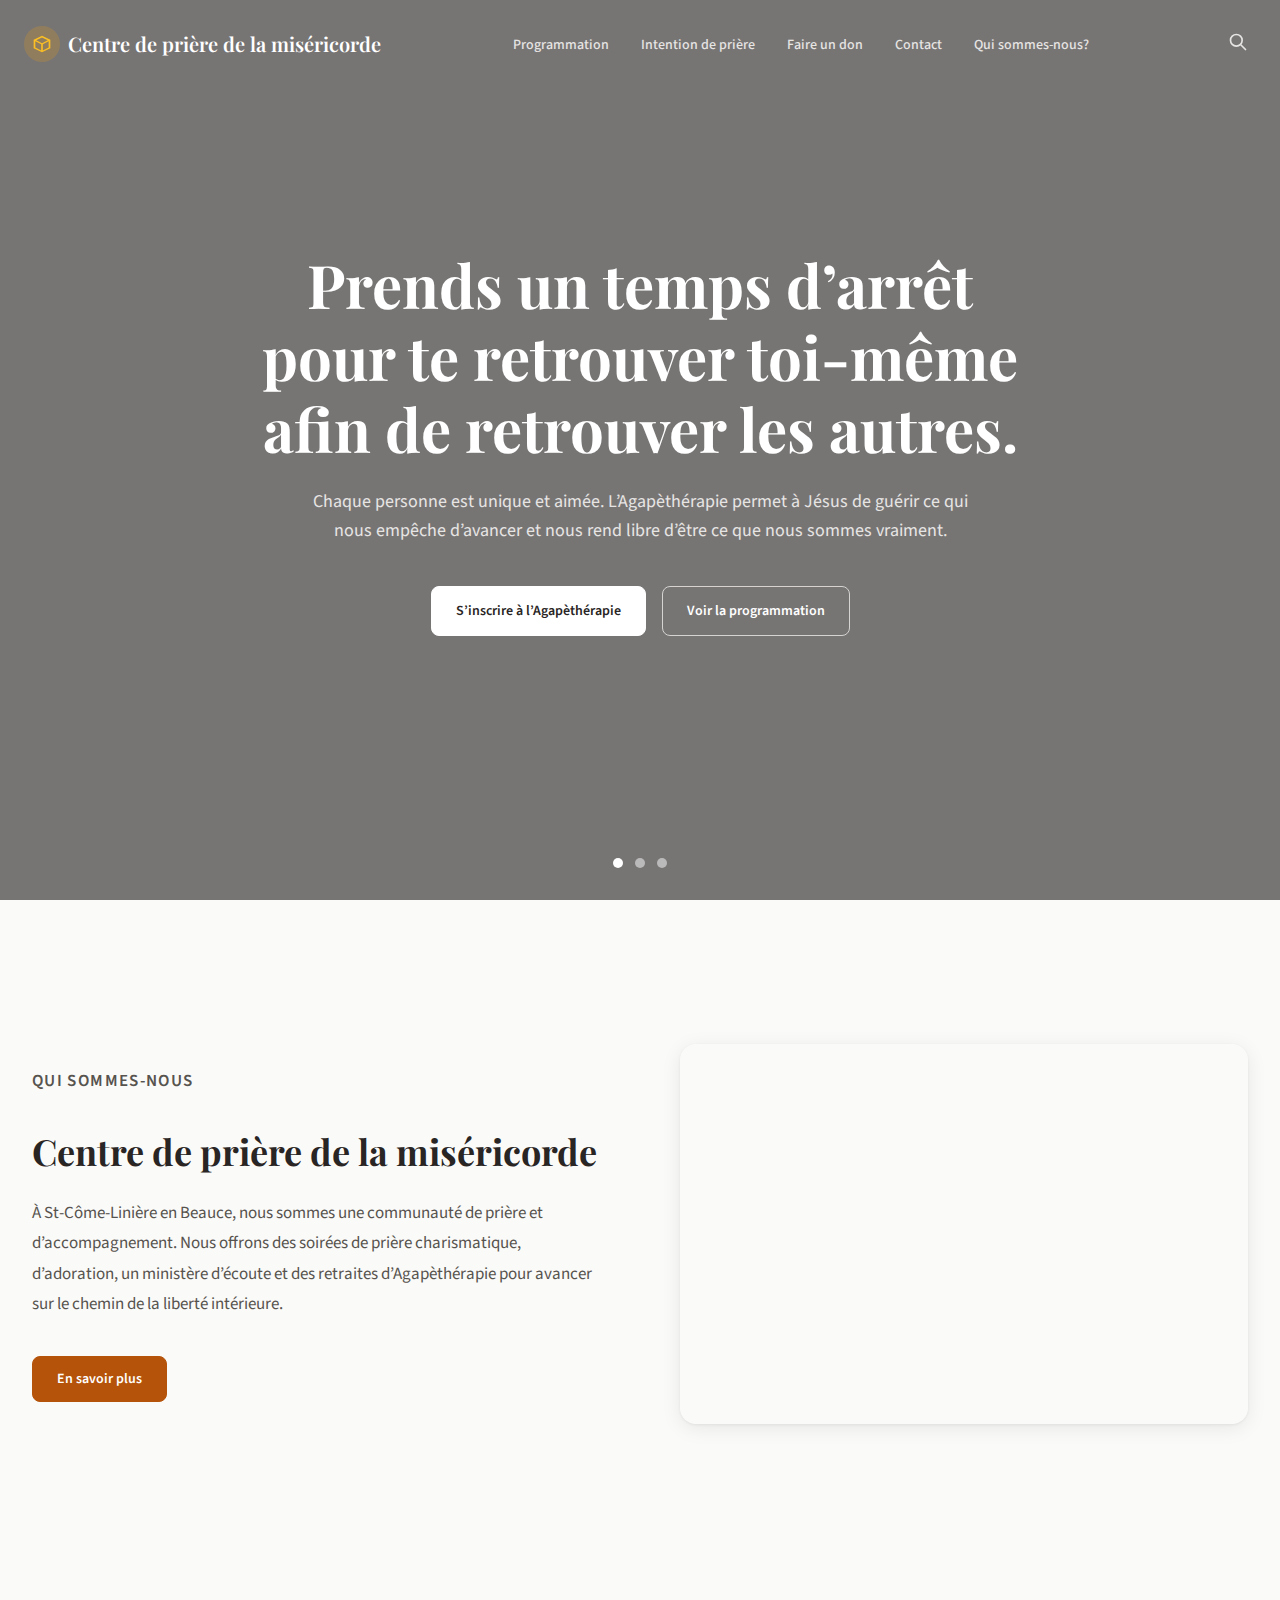
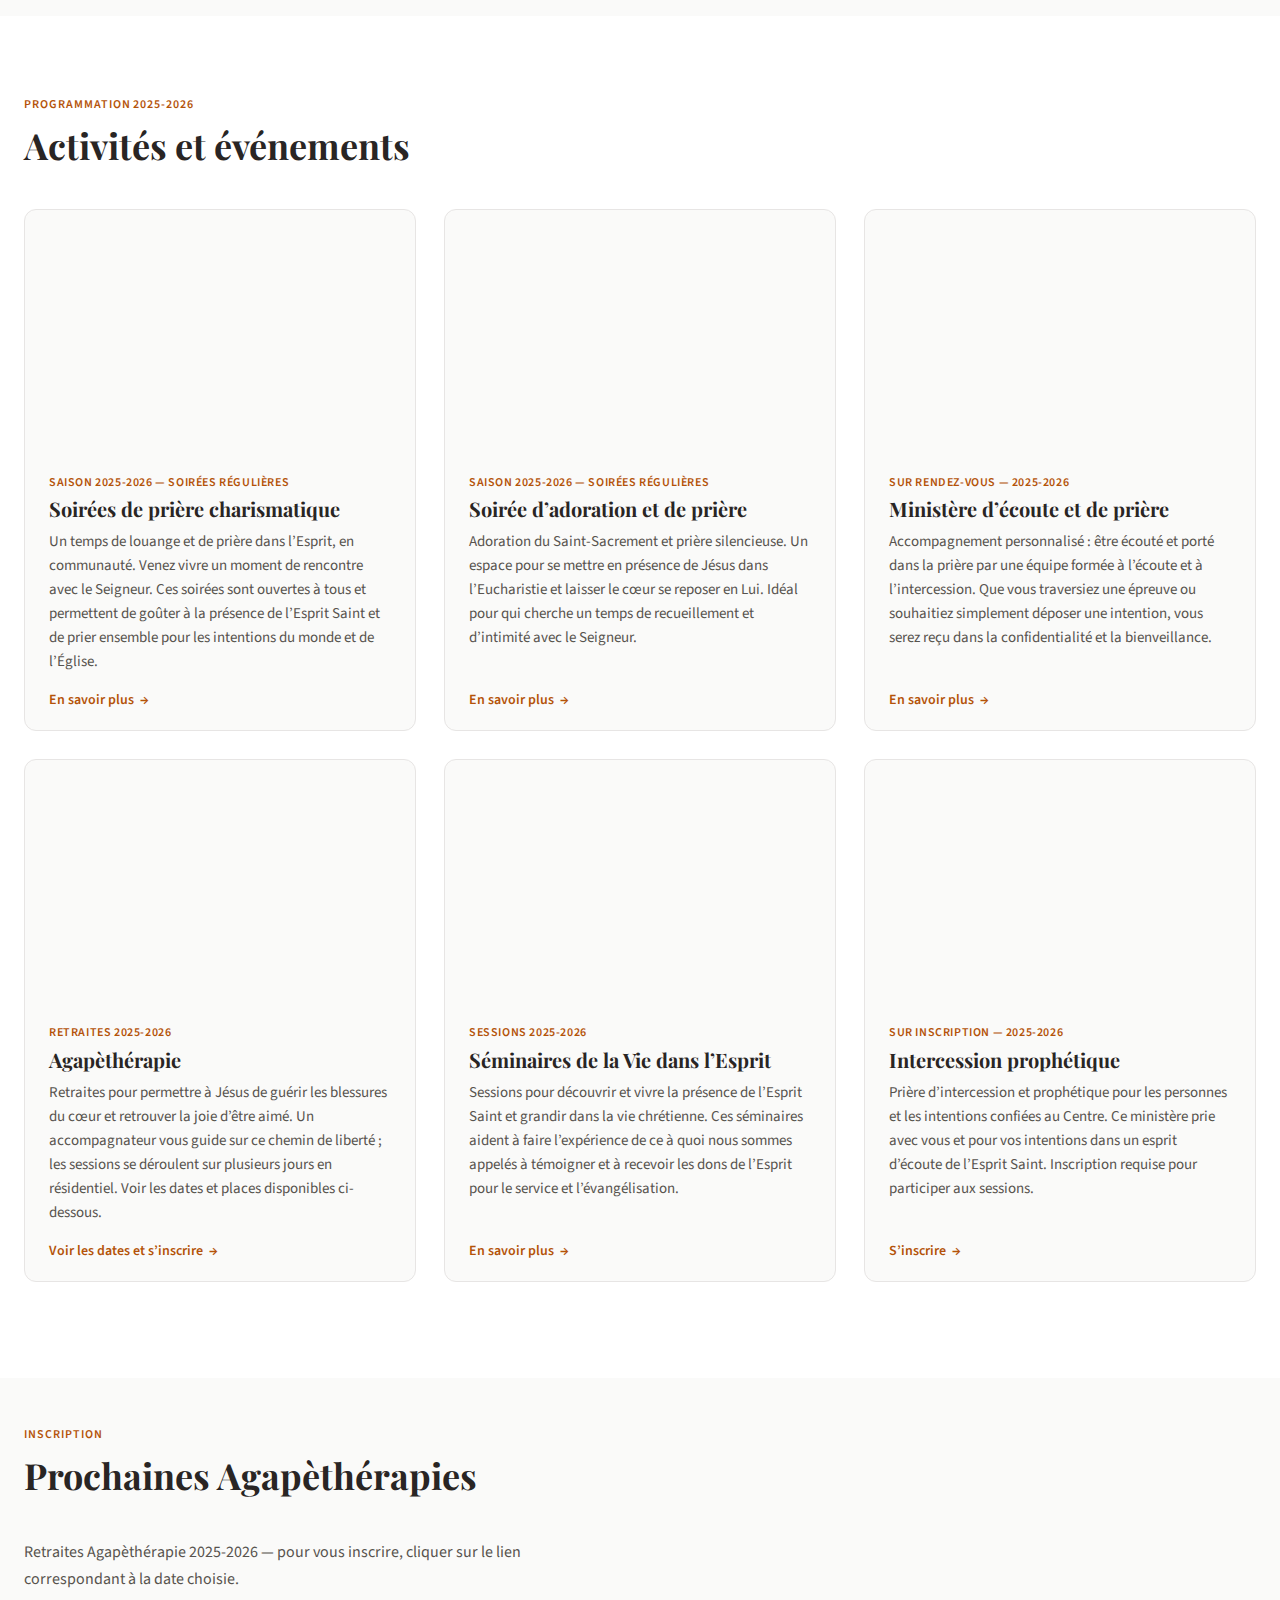
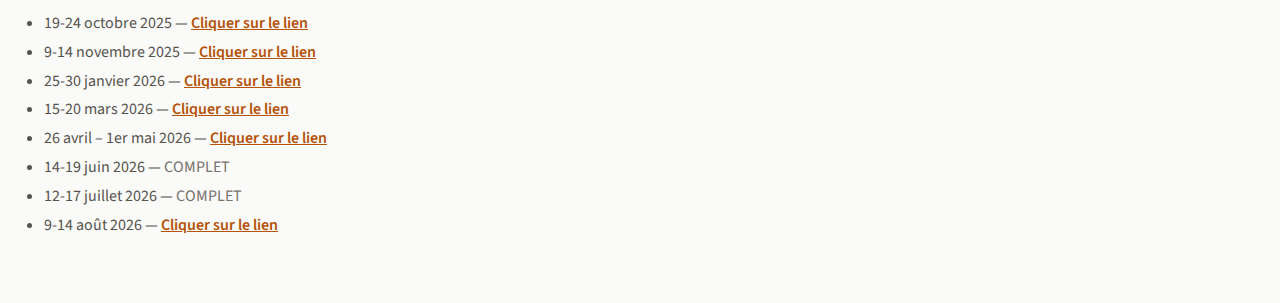
<file: public/index.html>
<!DOCTYPE html>
<html lang="fr">
<head>
    <meta charset="utf-8">
    <meta name="viewport" content="width=device-width, initial-scale=1">
    <title>Centre de prière de la miséricorde</title>
    <link rel="stylesheet" href="https://fonts.googleapis.com/css2?family=Source+Sans+3:wght@400;600;700&family=Playfair+Display:wght@600;700&display=swap">
    <style>
        * { box-sizing: border-box; }
        body { margin: 0; font-family: 'Source Sans 3', sans-serif; }
        .font-heading { font-family: 'Playfair Display', serif; }

        .hero {
            position: relative;
            height: 100vh;
            overflow: hidden;
        }

        .hero-carousel {
            position: absolute;
            top: 0;
            left: 0;
            right: 0;
            bottom: 0;
        }
        .hero-slide {
            position: absolute;
            top: 0;
            left: 0;
            right: 0;
            bottom: 0;
            background-size: cover;
            background-position: center;
            opacity: 0;
            transition: opacity 0.8s ease;
        }
        .hero-slide.active {
            opacity: 1;
            z-index: 0;
        }

        .hero-overlay {
            position: absolute;
            top: 0;
            left: 0;
            right: 0;
            bottom: 0;
            background: rgba(28, 25, 23, 0.6);
            z-index: 1;
        }

        .hero-nav {
            position: absolute;
            top: 0;
            left: 0;
            right: 0;
            z-index: 20;
            padding: 1.5rem 1.5rem 2rem;
            max-width: 80rem;
            margin: 0 auto;
            display: flex;
            justify-content: space-between;
            align-items: center;
        }
        .hero-logo {
            font-family: 'Playfair Display', serif;
            font-size: 1.25rem;
            font-weight: 600;
            color: #fff;
            text-decoration: none;
            display: flex;
            align-items: center;
            gap: 0.5rem;
        }
        .hero-logo-icon {
            width: 2.25rem;
            height: 2.25rem;
            border-radius: 50%;
            background: rgba(245, 158, 11, 0.2);
            display: flex;
            align-items: center;
            justify-content: center;
        }
        .hero-logo-icon svg {
            width: 1.25rem;
            height: 1.25rem;
            color: #fbbf24;
        }
        .hero-links {
            display: flex;
            align-items: center;
            gap: 2rem;
            list-style: none;
            margin: 0;
            padding: 0;
        }
        .hero-links a {
            color: #e7e5e4;
            font-size: 0.875rem;
            font-weight: 500;
            text-decoration: none;
            white-space: nowrap;
        }
        .hero-links a:hover { color: #fff; }
        .hero-search {
            background: none;
            border: none;
            color: #e7e5e4;
            padding: 0.5rem;
            cursor: pointer;
        }
        .hero-search:hover { color: #fff; }
        @media (max-width: 1023px) {
            .hero-links, .hero-search { display: none; }
        }

        .hero-content {
            position: absolute;
            top: 0;
            left: 0;
            right: 0;
            bottom: 0;
            z-index: 10;
            display: flex;
            align-items: center;
            justify-content: center;
            padding: 5rem 1.5rem 6rem;
            text-align: center;
        }
        .hero-content-inner {
            max-width: 48rem;
        }
        .hero h1 {
            font-family: 'Playfair Display', serif;
            font-size: clamp(1.875rem, 5vw, 3.75rem);
            font-weight: 700;
            color: #fff;
            line-height: 1.2;
            margin: 0 0 1.5rem;
        }
        .hero-hero-p {
            color: #e7e5e4;
            font-size: 1.125rem;
            line-height: 1.6;
            margin: 0 0 2.5rem;
            max-width: 42rem;
            margin-left: auto;
            margin-right: auto;
        }
        .hero-btns {
            display: flex;
            flex-wrap: wrap;
            gap: 1rem;
            justify-content: center;
        }
        .hero-btn {
            display: inline-flex;
            align-items: center;
            justify-content: center;
            padding: 0.875rem 1.5rem;
            font-size: 0.875rem;
            font-weight: 600;
            border-radius: 0.5rem;
            text-decoration: none;
            transition: background 0.2s, color 0.2s;
        }
        .hero-btn-primary {
            background: #fff;
            color: #292524;
            border: 1px solid #fff;
        }
        .hero-btn-primary:hover {
            background: #f5f5f4;
            border-color: #f5f5f4;
        }
        .hero-btn-outline {
            background: transparent;
            color: #fff;
            border: 1px solid #d6d3d1;
        }
        .hero-btn-outline:hover {
            background: #fff;
            color: #292524;
        }

        .hero-dots {
            position: absolute;
            bottom: 2rem;
            left: 50%;
            transform: translateX(-50%);
            z-index: 20;
            display: flex;
            gap: 0.75rem;
        }
        .hero-dot {
            width: 0.625rem;
            height: 0.625rem;
            border-radius: 50%;
            border: none;
            padding: 0;
            cursor: pointer;
            transition: background 0.2s;
        }
        .hero-dot.active { background: #fff; }
        .hero-dot:not(.active) { background: rgba(255,255,255,0.5); }
        .hero-dot:hover { background: #fff; }

        .about-section {
            padding: 7rem 1.5rem 9rem;
            background: #fafaf9;
        }
        @media (min-width: 768px) {
            .about-section {
                padding: 9rem 2rem 12rem;
            }
        }
        .about-wrap {
            max-width: 80rem;
            margin: 0 auto;
            display: grid;
            grid-template-columns: 1fr;
            gap: 3.5rem;
            align-items: center;
        }
        @media (min-width: 768px) {
            .about-wrap {
                grid-template-columns: 1fr 1fr;
                gap: 5rem;
            }
            .about-wrap.image-left {
                direction: rtl;
            }
            .about-wrap.image-left > * {
                direction: ltr;
            }
        }
        .about-content {
            max-width: 36rem;
        }
        .about-section .about-label {
            font-size: 0.75rem;
            font-weight: 600;
            text-transform: uppercase;
            letter-spacing: 0.08em;
            color: #b45309;
            margin: 0 0 0.75rem;
        }
        .about-section h2 {
            font-family: 'Playfair Display', serif;
            font-size: clamp(1.75rem, 4vw, 2.25rem);
            font-weight: 700;
            color: #292524;
            margin: 0 0 1.5rem;
            line-height: 1.25;
        }
        .about-section .about-content p {
            color: #57534e;
            line-height: 1.8;
            margin: 0 0 2rem;
            font-size: 1.0625rem;
        }
        .about-section .about-btn {
            margin-top: 0.25rem;
            display: inline-flex;
            align-items: center;
            padding: 0.75rem 1.5rem;
            font-size: 0.875rem;
            font-weight: 600;
            color: #fff;
            background: #b45309;
            border: 1px solid #b45309;
            border-radius: 0.5rem;
            text-decoration: none;
            transition: background 0.2s, color 0.2s, transform 0.15s;
        }
        .about-section .about-btn:hover {
            background: #92400e;
            border-color: #92400e;
            color: #fff;
            transform: translateY(-1px);
        }
        .about-images {
            position: relative;
            min-height: 280px;
        }
        .about-img {
            border-radius: 1rem;
            background-size: cover;
            background-position: center;
            box-shadow: 0 4px 20px rgba(0,0,0,0.08), 0 1px 3px rgba(0,0,0,0.06);
        }
        .about-img-main {
            width: 100%;
            aspect-ratio: 4/3;
            max-height: 380px;
        }

        .prog-section {
            padding: 5rem 1.5rem 6rem;
            background: #fff;
        }
        .prog-wrap {
            max-width: 80rem;
            margin: 0 auto;
        }
        .prog-header {
            margin-bottom: 2.5rem;
        }
        .prog-label {
            font-size: 0.75rem;
            font-weight: 600;
            text-transform: uppercase;
            letter-spacing: 0.08em;
            color: #b45309;
            margin: 0 0 0.5rem;
        }
        .prog-title {
            font-family: 'Playfair Display', serif;
            font-size: clamp(1.75rem, 4vw, 2.25rem);
            font-weight: 700;
            color: #292524;
            margin: 0;
        }
        .prog-grid {
            display: grid;
            grid-template-columns: 1fr;
            gap: 1.5rem;
        }
        @media (min-width: 640px) {
            .prog-grid {
                grid-template-columns: repeat(2, 1fr);
            }
        }
        @media (min-width: 1024px) {
            .prog-grid {
                grid-template-columns: repeat(3, 1fr);
                gap: 1.75rem;
            }
        }
        .prog-post {
            background: #fafaf9;
            border: 1px solid #e7e5e4;
            border-radius: 0.75rem;
            overflow: hidden;
            transition: box-shadow 0.2s, border-color 0.2s;
            display: flex;
            flex-direction: column;
        }
        .prog-post:hover {
            box-shadow: 0 8px 24px rgba(0,0,0,0.06);
            border-color: #d6d3d1;
        }
        .prog-post-image {
            width: 100%;
            aspect-ratio: 16/10;
            background-size: cover;
            background-position: center;
        }
        .prog-post-body {
            padding: 1.25rem 1.5rem;
            flex: 1;
            display: flex;
            flex-direction: column;
        }
        .prog-post-date {
            font-size: 0.75rem;
            font-weight: 600;
            text-transform: uppercase;
            letter-spacing: 0.05em;
            color: #b45309;
            margin: 0 0 0.35rem;
        }
        .prog-post-title {
            font-family: 'Playfair Display', serif;
            font-size: 1.25rem;
            font-weight: 700;
            color: #292524;
            margin: 0 0 0.5rem;
            line-height: 1.3;
        }
        .prog-post-excerpt {
            font-size: 0.9375rem;
            color: #57534e;
            line-height: 1.6;
            margin: 0 0 1rem;
            flex: 1;
        }
        .prog-post-link {
            margin-top: auto;
            display: inline-flex;
            flex-shrink: 0;
            align-items: center;
            gap: 0.35rem;
            font-size: 0.875rem;
            font-weight: 600;
            color: #b45309;
            text-decoration: none;
        }
        .prog-post-link:hover { text-decoration: underline; }
        .prog-post-link::after {
            content: "→";
        }
        .prog-post-dates {
            font-size: 0.8125rem;
            color: #57534e;
            line-height: 1.7;
            margin: 0 0 0.75rem;
            padding-left: 0;
            list-style: none;
        }
        .prog-post-dates li {
            margin-bottom: 0.2rem;
        }
    </style>
</head>
<body>
    <section class="hero" id="header-hero">
        <div class="hero-carousel">
            <div class="hero-slide active" style="background-image: url('https://images.unsplash.com/photo-1518709268805-4e9042af9f23?w=1920&q=80');"></div>
            <div class="hero-slide" style="background-image: url('https://images.unsplash.com/photo-1501785888041-af3e285c4691?w=1920&q=80');"></div>
            <div class="hero-slide" style="background-image: url('https://images.unsplash.com/photo-1441974231531-c6227db76b6e?w=1920&q=80');"></div>
        </div>
        <div class="hero-overlay"></div>

        <header class="hero-nav">
            <a href="#" class="hero-logo">
                <span class="hero-logo-icon">
                    <svg fill="currentColor" viewBox="0 0 24 24"><path d="M12 2L2 7v10l10 5 10-5V7L12 2zm0 2.18l6.9 3.45L12 11.09 5.1 7.63 12 4.18zM4 8.82l7 3.5v7.36l-7-3.5V8.82zm9 10.86v-7.36l7-3.5v7.36l-7 3.5z"/></svg>
                </span>
                Centre de prière de la miséricorde
            </a>
            <ul class="hero-links">
                <li><a href="#programmation">Programmation</a></li>
                <li><a href="#intention">Intention de prière</a></li>
                <li><a href="#don">Faire un don</a></li>
                <li><a href="#contact">Contact</a></li>
                <li><a href="qui-sommes-nous.html">Qui sommes-nous?</a></li>
            </ul>
            <button type="button" class="hero-search" aria-label="Rechercher">
                <svg width="20" height="20" fill="none" stroke="currentColor" viewBox="0 0 24 24"><path stroke-width="2" stroke-linecap="round" stroke-linejoin="round" d="M21 21l-6-6m2-5a7 7 0 11-14 0 7 7 0 0114 0z"/></svg>
            </button>
        </header>

        <div class="hero-content">
            <div class="hero-content-inner">
                <h1 class="font-heading">Prends un temps d’arrêt pour te retrouver toi-même afin de retrouver les autres.</h1>
                <p class="hero-hero-p">Chaque personne est unique et aimée. L’Agapèthérapie permet à Jésus de guérir ce qui nous empêche d’avancer et nous rend libre d’être ce que nous sommes vraiment.</p>
                <div class="hero-btns">
                    <a href="#agapetherapie" class="hero-btn hero-btn-primary">S’inscrire à l’Agapèthérapie</a>
                    <a href="#programmation" class="hero-btn hero-btn-outline">Voir la programmation</a>
                </div>
            </div>
        </div>

        <div class="hero-dots" role="tablist" aria-label="Slides du carrousel">
            <button type="button" class="hero-dot active" aria-label="Slide 1" aria-selected="true" data-index="0"></button>
            <button type="button" class="hero-dot" aria-label="Slide 2" aria-selected="false" data-index="1"></button>
            <button type="button" class="hero-dot" aria-label="Slide 3" aria-selected="false" data-index="2"></button>
        </div>
    </section>

    <section class="about-section" id="qui-sommes-nous">
        <div class="about-wrap image-left">
            <div class="about-images">
                <div class="about-img about-img-main" style="background-image: url('https://images.unsplash.com/photo-1544776193-352d25ca82cd?w=800&q=80');"></div>
            </div>
            <div class="about-content">
                <p class="about-label">Qui sommes-nous</p>
                <h2 class="font-heading">Centre de prière de la miséricorde</h2>
                <p>À St-Côme-Linière en Beauce, nous sommes une communauté de prière et d’accompagnement. Nous offrons des soirées de prière charismatique, d’adoration, un ministère d’écoute et des retraites d’Agapèthérapie pour avancer sur le chemin de la liberté intérieure.</p>
                <a href="qui-sommes-nous.html" class="about-btn">En savoir plus</a>
            </div>
        </div>
    </section>

    <section class="prog-section" id="programmation">
        <div class="prog-wrap">
            <div class="prog-header">
                <p class="prog-label">Programmation 2025-2026</p>
                <h2 class="prog-title font-heading">Activités et événements</h2>
            </div>
            <div class="prog-grid">
                <article class="prog-post">
                    <div class="prog-post-image" style="background-image: url('https://images.unsplash.com/photo-1544776193-352d25ca82cd?w=600&q=80');"></div>
                    <div class="prog-post-body">
                        <p class="prog-post-date">Saison 2025-2026 — soirées régulières</p>
                        <h3 class="prog-post-title">Soirées de prière charismatique</h3>
                        <p class="prog-post-excerpt">Un temps de louange et de prière dans l’Esprit, en communauté. Venez vivre un moment de rencontre avec le Seigneur. Ces soirées sont ouvertes à tous et permettent de goûter à la présence de l’Esprit Saint et de prier ensemble pour les intentions du monde et de l’Église.</p>
                        <a href="#contact" class="prog-post-link">En savoir plus</a>
                    </div>
                </article>
                <article class="prog-post">
                    <div class="prog-post-image" style="background-image: url('https://images.unsplash.com/photo-1516455590571-18256e5bb9ff?w=600&q=80');"></div>
                    <div class="prog-post-body">
                        <p class="prog-post-date">Saison 2025-2026 — soirées régulières</p>
                        <h3 class="prog-post-title">Soirée d’adoration et de prière</h3>
                        <p class="prog-post-excerpt">Adoration du Saint-Sacrement et prière silencieuse. Un espace pour se mettre en présence de Jésus dans l’Eucharistie et laisser le cœur se reposer en Lui. Idéal pour qui cherche un temps de recueillement et d’intimité avec le Seigneur.</p>
                        <a href="#contact" class="prog-post-link">En savoir plus</a>
                    </div>
                </article>
                <article class="prog-post">
                    <div class="prog-post-image" style="background-image: url('https://images.unsplash.com/photo-1507003211169-0a1dd7228f2d?w=600&q=80');"></div>
                    <div class="prog-post-body">
                        <p class="prog-post-date">Sur rendez-vous — 2025-2026</p>
                        <h3 class="prog-post-title">Ministère d’écoute et de prière</h3>
                        <p class="prog-post-excerpt">Accompagnement personnalisé : être écouté et porté dans la prière par une équipe formée à l’écoute et à l’intercession. Que vous traversiez une épreuve ou souhaitiez simplement déposer une intention, vous serez reçu dans la confidentialité et la bienveillance.</p>
                        <a href="#contact" class="prog-post-link">En savoir plus</a>
                    </div>
                </article>
                <article class="prog-post">
                    <div class="prog-post-image" style="background-image: url('https://images.unsplash.com/photo-1441974231531-c6227db76b6e?w=600&q=80');"></div>
                    <div class="prog-post-body">
                        <p class="prog-post-date">Retraites 2025-2026</p>
                        <h3 class="prog-post-title">Agapèthérapie</h3>
                        <p class="prog-post-excerpt">Retraites pour permettre à Jésus de guérir les blessures du cœur et retrouver la joie d’être aimé. Un accompagnateur vous guide sur ce chemin de liberté ; les sessions se déroulent sur plusieurs jours en résidentiel. Voir les dates et places disponibles ci-dessous.</p>
                        <a href="#agapetherapie" class="prog-post-link">Voir les dates et s’inscrire</a>
                    </div>
                </article>
                <article class="prog-post">
                    <div class="prog-post-image" style="background-image: url('https://images.unsplash.com/photo-1518709268805-4e9042af9f23?w=600&q=80');"></div>
                    <div class="prog-post-body">
                        <p class="prog-post-date">Sessions 2025-2026</p>
                        <h3 class="prog-post-title">Séminaires de la Vie dans l’Esprit</h3>
                        <p class="prog-post-excerpt">Sessions pour découvrir et vivre la présence de l’Esprit Saint et grandir dans la vie chrétienne. Ces séminaires aident à faire l’expérience de ce à quoi nous sommes appelés à témoigner et à recevoir les dons de l’Esprit pour le service et l’évangélisation.</p>
                        <a href="#contact" class="prog-post-link">En savoir plus</a>
                    </div>
                </article>
                <article class="prog-post">
                    <div class="prog-post-image" style="background-image: url('https://images.unsplash.com/photo-1501785888041-af3e285c4691?w=600&q=80');"></div>
                    <div class="prog-post-body">
                        <p class="prog-post-date">Sur inscription — 2025-2026</p>
                        <h3 class="prog-post-title">Intercession prophétique</h3>
                        <p class="prog-post-excerpt">Prière d’intercession et prophétique pour les personnes et les intentions confiées au Centre. Ce ministère prie avec vous et pour vos intentions dans un esprit d’écoute de l’Esprit Saint. Inscription requise pour participer aux sessions.</p>
                        <a href="https://forms.gle/fTmJAt3RHYwHCBmN7" target="_blank" rel="noopener" class="prog-post-link">S’inscrire</a>
                    </div>
                </article>
            </div>
        </div>
    </section>

    <section class="prog-section" id="agapetherapie" style="background: #fafaf9; padding-top: 3rem; padding-bottom: 4rem;">
        <div class="prog-wrap">
            <div class="prog-header">
                <p class="prog-label">Inscription</p>
                <h2 class="prog-title font-heading">Prochaines Agapèthérapies</h2>
            </div>
            <div style="max-width: 36rem;">
                <p style="color: #57534e; line-height: 1.7; margin: 0 0 1rem;">Retraites Agapèthérapie 2025-2026 — pour vous inscrire, cliquer sur le lien correspondant à la date choisie.</p>
                <ul style="color: #57534e; line-height: 1.8; margin: 0; padding-left: 1.25rem;">
                    <li>19-24 octobre 2025 — <a href="#" style="color: #b45309; font-weight: 600;">Cliquer sur le lien</a></li>
                    <li>9-14 novembre 2025 — <a href="#" style="color: #b45309; font-weight: 600;">Cliquer sur le lien</a></li>
                    <li>25-30 janvier 2026 — <a href="#" style="color: #b45309; font-weight: 600;">Cliquer sur le lien</a></li>
                    <li>15-20 mars 2026 — <a href="https://forms.gle/wFGUPunZXxL1V5GP8" target="_blank" rel="noopener" style="color: #b45309; font-weight: 600;">Cliquer sur le lien</a></li>
                    <li>26 avril – 1er mai 2026 — <a href="https://forms.gle/e7j2h4bz8nV2m82b9" target="_blank" rel="noopener" style="color: #b45309; font-weight: 600;">Cliquer sur le lien</a></li>
                    <li>14-19 juin 2026 — <span style="color: #78716c;">COMPLET</span></li>
                    <li>12-17 juillet 2026 — <span style="color: #78716c;">COMPLET</span></li>
                    <li>9-14 août 2026 — <a href="https://forms.gle/WgaKpNUTYZVbTJqK7" target="_blank" rel="noopener" style="color: #b45309; font-weight: 600;">Cliquer sur le lien</a></li>
                </ul>
            </div>
        </div>
    </section>

    <script>
        (function() {
            var slides = document.querySelectorAll('.hero-slide');
            var dots = document.querySelectorAll('.hero-dot');
            var current = 0;
            var n = slides.length;
            var timer;

            function goTo(i) {
                current = (i + n) % n;
                for (var s = 0; s < slides.length; s++) {
                    slides[s].classList.toggle('active', s === current);
                }
                for (var d = 0; d < dots.length; d++) {
                    dots[d].classList.toggle('active', d === current);
                    dots[d].setAttribute('aria-selected', d === current);
                }
            }
            function next() { goTo(current + 1); }
            dots.forEach(function(dot, i) {
                dot.addEventListener('click', function() {
                    goTo(i);
                    clearInterval(timer);
                    timer = setInterval(next, 5000);
                });
            });
            timer = setInterval(next, 5000);
        })();
    </script>
</body>
</html>
</file>
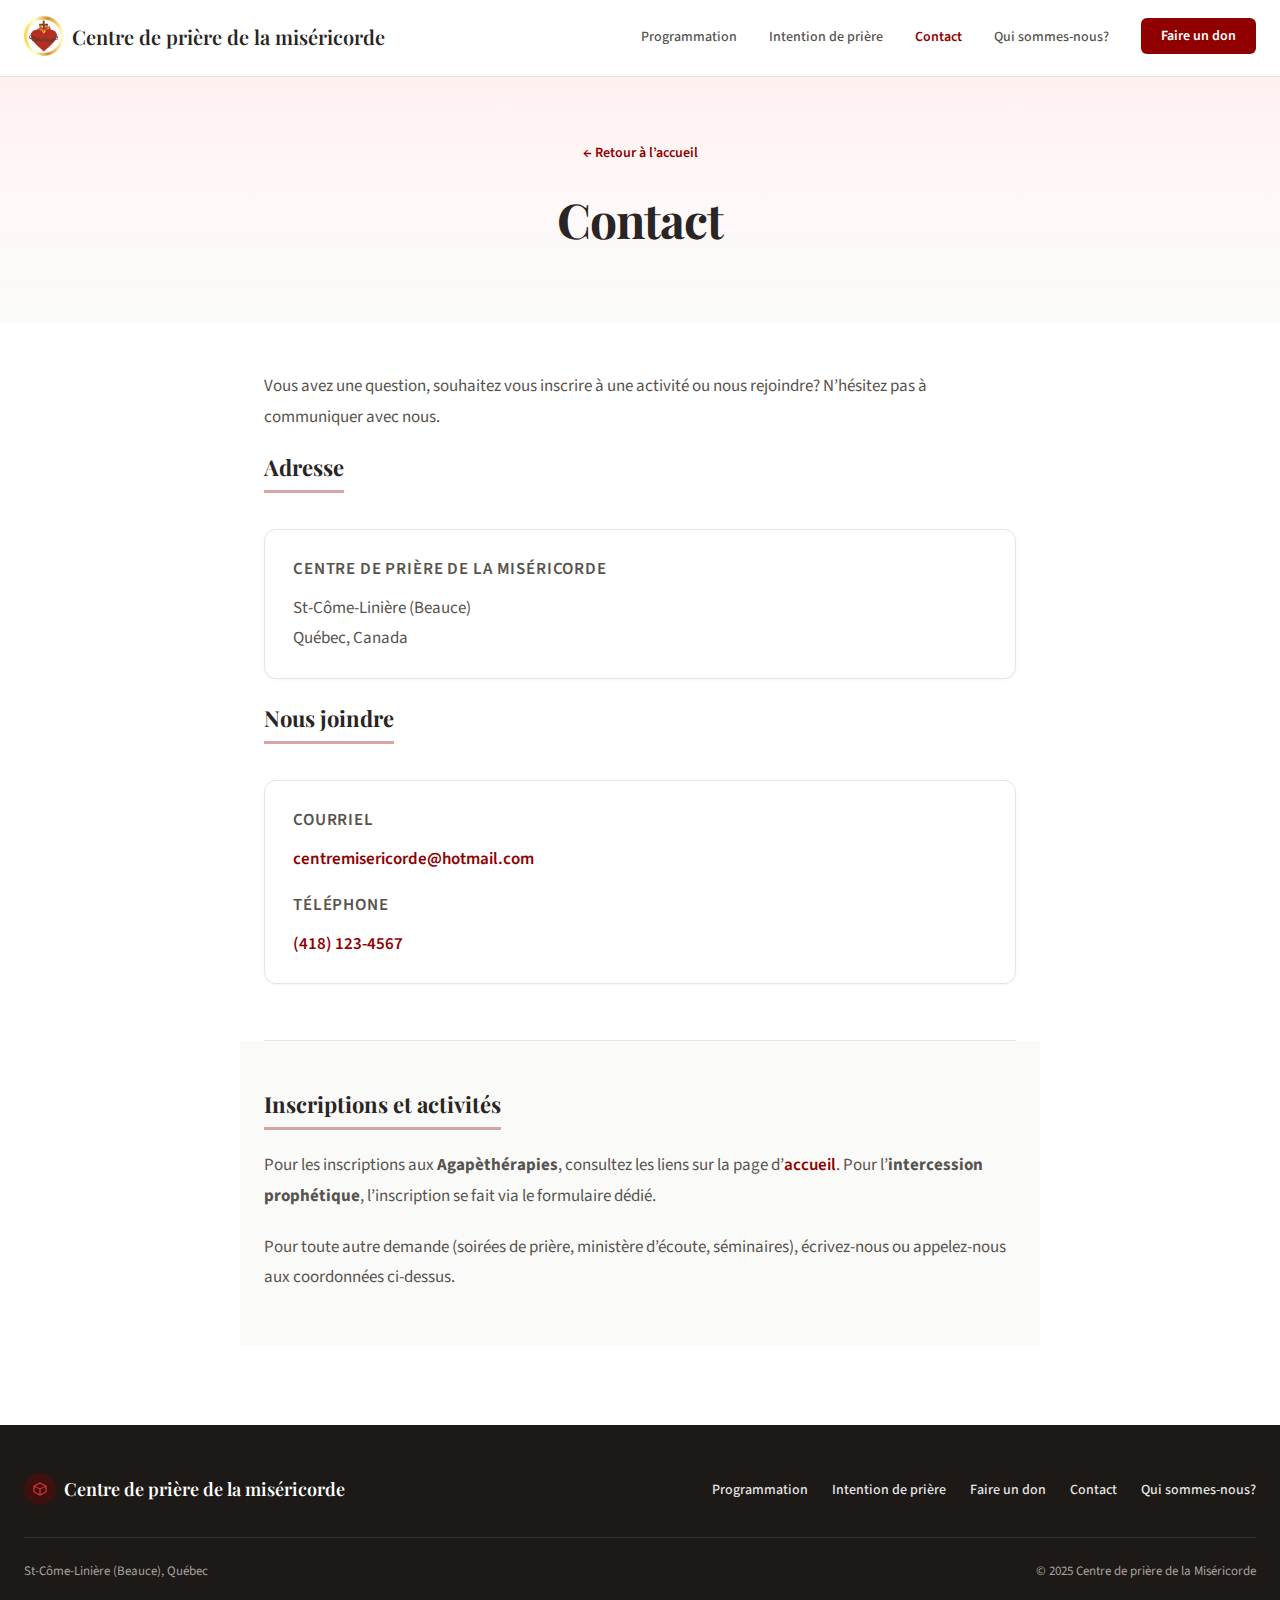
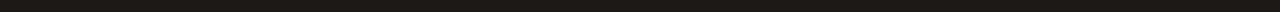
<file: public/contact.html>
<!DOCTYPE html>
<html lang="fr">
<head>
    <meta charset="utf-8">
    <meta name="viewport" content="width=device-width, initial-scale=1">
    <title>Contact — Centre de prière de la miséricorde</title>
    <link rel="stylesheet" href="https://fonts.googleapis.com/css2?family=Source+Sans+3:wght@400;600;700&family=Playfair+Display:wght@600;700&display=swap">
    <style>
        * { box-sizing: border-box; }
        body { margin: 0; font-family: 'Source Sans 3', sans-serif; color: #292524; background: #fff; }
        .font-heading { font-family: 'Playfair Display', serif; }

        .page-nav {
            padding: 1rem 1.5rem 1.25rem;
            max-width: 80rem;
            margin: 0 auto;
            display: flex;
            justify-content: space-between;
            align-items: center;
            border-bottom: 1px solid #e7e5e4;
            background: #fff;
        }
        .page-logo {
            font-family: 'Playfair Display', serif;
            font-size: 1.25rem;
            font-weight: 600;
            color: #292524;
            text-decoration: none;
            display: flex;
            align-items: center;
            gap: 0.5rem;
        }
        .page-logo-icon {
            display: block;
            height: 2.5rem;
            width: auto;
            object-fit: contain;
        }
        .page-nav-right {
            display: flex;
            align-items: center;
            gap: 2rem;
            margin-left: auto;
        }
        .page-links {
            display: flex;
            align-items: center;
            gap: 2rem;
            list-style: none;
            margin: 0;
            padding: 0;
        }
        .page-links a {
            color: #57534e;
            font-size: 0.875rem;
            font-weight: 500;
            text-decoration: none;
        }
        .page-links a:hover { color: #900000; }
        .page-links a.active { color: #900000; font-weight: 600; }
        .page-nav-donate {
            display: inline-flex;
            align-items: center;
            padding: 0.5rem 1.25rem;
            background: #900000;
            color: #fff;
            font-size: 0.875rem;
            font-weight: 600;
            text-decoration: none;
            border-radius: 0.375rem;
            white-space: nowrap;
        }
        .page-nav-donate:hover { background: #6b0000; color: #fff; }
        @media (max-width: 1023px) {
            .page-nav-right { display: none; }
        }

        .page-hero {
            background: linear-gradient(180deg, #fff0f0 0%, #fff8f8 50%, #fafaf9 100%);
            padding: 4rem 1.5rem 4.5rem;
            text-align: center;
        }
        .page-hero-inner {
            max-width: 50rem;
            margin: 0 auto;
        }
        .page-hero .back-link {
            margin-bottom: 1.5rem;
        }
        .page-hero h1 {
            font-family: 'Playfair Display', serif;
            font-size: clamp(2rem, 5vw, 3rem);
            font-weight: 700;
            color: #292524;
            margin: 0;
            letter-spacing: -0.02em;
        }

        .page-main {
            max-width: 50rem;
            margin: 0 auto;
            padding: 0 1.5rem 5rem;
        }
        .page-section {
            padding: 3rem 0 2rem;
            border-bottom: 1px solid #e7e5e4;
        }
        .page-section:last-of-type { border-bottom: 0; }
        .page-section.alt { background: #fafaf9; margin: 0 -1.5rem; padding-left: 1.5rem; padding-right: 1.5rem; }
        .page-section-inner { max-width: 50rem; margin: 0 auto; }
        .page-main p {
            color: #57534e;
            line-height: 1.8;
            margin: 0 0 1.25rem;
            font-size: 1.0625rem;
        }
        .page-main h2 {
            font-family: 'Playfair Display', serif;
            font-size: 1.375rem;
            font-weight: 700;
            color: #292524;
            margin: 0 0 1.25rem;
            padding-bottom: 0.5rem;
            border-bottom: 3px solid rgba(144, 0, 0, 0.35);
            display: inline-block;
        }
        .page-main h2:first-child { margin-top: 0; }
        .back-link {
            display: inline-flex;
            align-items: center;
            gap: 0.35rem;
            color: #900000;
            font-size: 0.875rem;
            font-weight: 600;
            text-decoration: none;
        }
        .back-link:hover { text-decoration: underline; }
        .page-main a.content-link {
            color: #900000;
            font-weight: 600;
            text-decoration: none;
        }
        .page-main a.content-link:hover { text-decoration: underline; }

        .contact-card {
            background: #fff;
            border: 1px solid #e7e5e4;
            border-radius: 0.75rem;
            padding: 1.5rem 1.75rem;
            margin: 1rem 0 1.5rem;
            box-shadow: 0 1px 3px rgba(0,0,0,0.04);
        }
        .contact-card p {
            margin: 0 0 0.5rem;
        }
        .contact-card p:last-child { margin-bottom: 0; }
        .contact-card a {
            color: #900000;
            font-weight: 600;
            text-decoration: none;
        }
        .contact-card a:hover { text-decoration: underline; }
        .contact-label {
            font-size: 0.75rem;
            font-weight: 600;
            text-transform: uppercase;
            letter-spacing: 0.05em;
            color: #78716c;
            margin-bottom: 0.25rem;
        }

        .site-footer {
            background: #1c1917;
            color: #e7e5e4;
            padding: 3rem 1.5rem 2rem;
            margin-top: 0;
        }
        .footer-inner { max-width: 80rem; margin: 0 auto; }
        .footer-top {
            display: flex;
            flex-wrap: wrap;
            gap: 2rem;
            align-items: center;
            justify-content: space-between;
            padding-bottom: 2rem;
            border-bottom: 1px solid rgba(255,255,255,0.1);
        }
        .footer-brand {
            display: flex;
            align-items: center;
            gap: 0.5rem;
            font-family: 'Playfair Display', serif;
            font-size: 1.125rem;
            font-weight: 600;
            color: #fff;
            text-decoration: none;
        }
        .footer-brand:hover { color: #fff; opacity: 0.9; }
        .footer-brand-icon {
            width: 2rem;
            height: 2rem;
            border-radius: 50%;
            background: rgba(144, 0, 0, 0.3);
            display: flex;
            align-items: center;
            justify-content: center;
        }
        .footer-brand-icon svg { width: 1rem; height: 1rem; color: #cc3333; }
        .footer-links {
            display: flex;
            flex-wrap: wrap;
            gap: 1.5rem;
            list-style: none;
            margin: 0;
            padding: 0;
        }
        .footer-links a {
            color: #e7e5e4;
            font-size: 0.875rem;
            font-weight: 500;
            text-decoration: none;
        }
        .footer-links a:hover { color: #fff; }
        .footer-bottom {
            padding-top: 1.5rem;
            display: flex;
            flex-wrap: wrap;
            gap: 1rem;
            justify-content: space-between;
            align-items: center;
            font-size: 0.8125rem;
            color: #a8a29e;
        }
    </style>
</head>
<body>
    <header class="page-nav">
        <a href="../index.html" class="page-logo">
            <img src="images/logo.png" alt="" class="page-logo-icon">
            Centre de prière de la miséricorde
        </a>
        <div class="page-nav-right">
            <ul class="page-links">
                <li><a href="../index.html#programmation">Programmation</a></li>
                <li><a href="intention-de-priere.html">Intention de prière</a></li>
                <li><a href="contact.html" class="active">Contact</a></li>
                <li><a href="qui-sommes-nous.html">Qui sommes-nous?</a></li>
            </ul>
            <a href="faire-un-don.html" class="page-nav-donate">Faire un don</a>
        </div>
    </header>

    <header class="page-hero">
        <div class="page-hero-inner">
            <a href="../index.html" class="back-link">← Retour à l’accueil</a>
            <h1 class="font-heading">Contact</h1>
        </div>
    </header>

    <main class="page-main">
        <section class="page-section">
            <div class="page-section-inner">
                <p>Vous avez une question, souhaitez vous inscrire à une activité ou nous rejoindre? N’hésitez pas à communiquer avec nous.</p>

                <h2>Adresse</h2>
                <div class="contact-card">
                    <p class="contact-label">Centre de prière de la Miséricorde</p>
                    <p>St-Côme-Linière (Beauce)<br>Québec, Canada</p>
                </div>

                <h2>Nous joindre</h2>
                <div class="contact-card">
                    <p class="contact-label">Courriel</p>
                    <p><a href="mailto:centremisericorde@hotmail.com" class="content-link">centremisericorde@hotmail.com</a></p>
                    <p class="contact-label" style="margin-top: 1rem;">Téléphone</p>
                    <p><a href="tel:+14181234567" class="content-link">(418) 123-4567</a></p>
                </div>
            </div>
        </section>

        <section class="page-section alt">
            <div class="page-section-inner">
                <h2>Inscriptions et activités</h2>
                <p>Pour les inscriptions aux <strong>Agapèthérapies</strong>, consultez les liens sur la page d’<a href="../index.html#agapetherapie" class="content-link">accueil</a>. Pour l’<strong>intercession prophétique</strong>, l’inscription se fait via le formulaire dédié.</p>
                <p>Pour toute autre demande (soirées de prière, ministère d’écoute, séminaires), écrivez-nous ou appelez-nous aux coordonnées ci-dessus.</p>
            </div>
        </section>
    </main>

    <footer class="site-footer">
        <div class="footer-inner">
            <div class="footer-top">
                <a href="../index.html" class="footer-brand">
                    <span class="footer-brand-icon">
                        <svg fill="currentColor" viewBox="0 0 24 24"><path d="M12 2L2 7v10l10 5 10-5V7L12 2zm0 2.18l6.9 3.45L12 11.09 5.1 7.63 12 4.18zM4 8.82l7 3.5v7.36l-7-3.5V8.82zm9 10.86v-7.36l7-3.5v7.36l-7 3.5z"/></svg>
                    </span>
                    Centre de prière de la miséricorde
                </a>
                <ul class="footer-links">
                    <li><a href="../index.html#programmation">Programmation</a></li>
                    <li><a href="intention-de-priere.html">Intention de prière</a></li>
                    <li><a href="faire-un-don.html">Faire un don</a></li>
                    <li><a href="contact.html">Contact</a></li>
                    <li><a href="qui-sommes-nous.html">Qui sommes-nous?</a></li>
                </ul>
            </div>
            <div class="footer-bottom">
                <span>St-Côme-Linière (Beauce), Québec</span>
                <span>© 2025 Centre de prière de la Miséricorde</span>
            </div>
        </div>
    </footer>
</body>
</html>
</file>
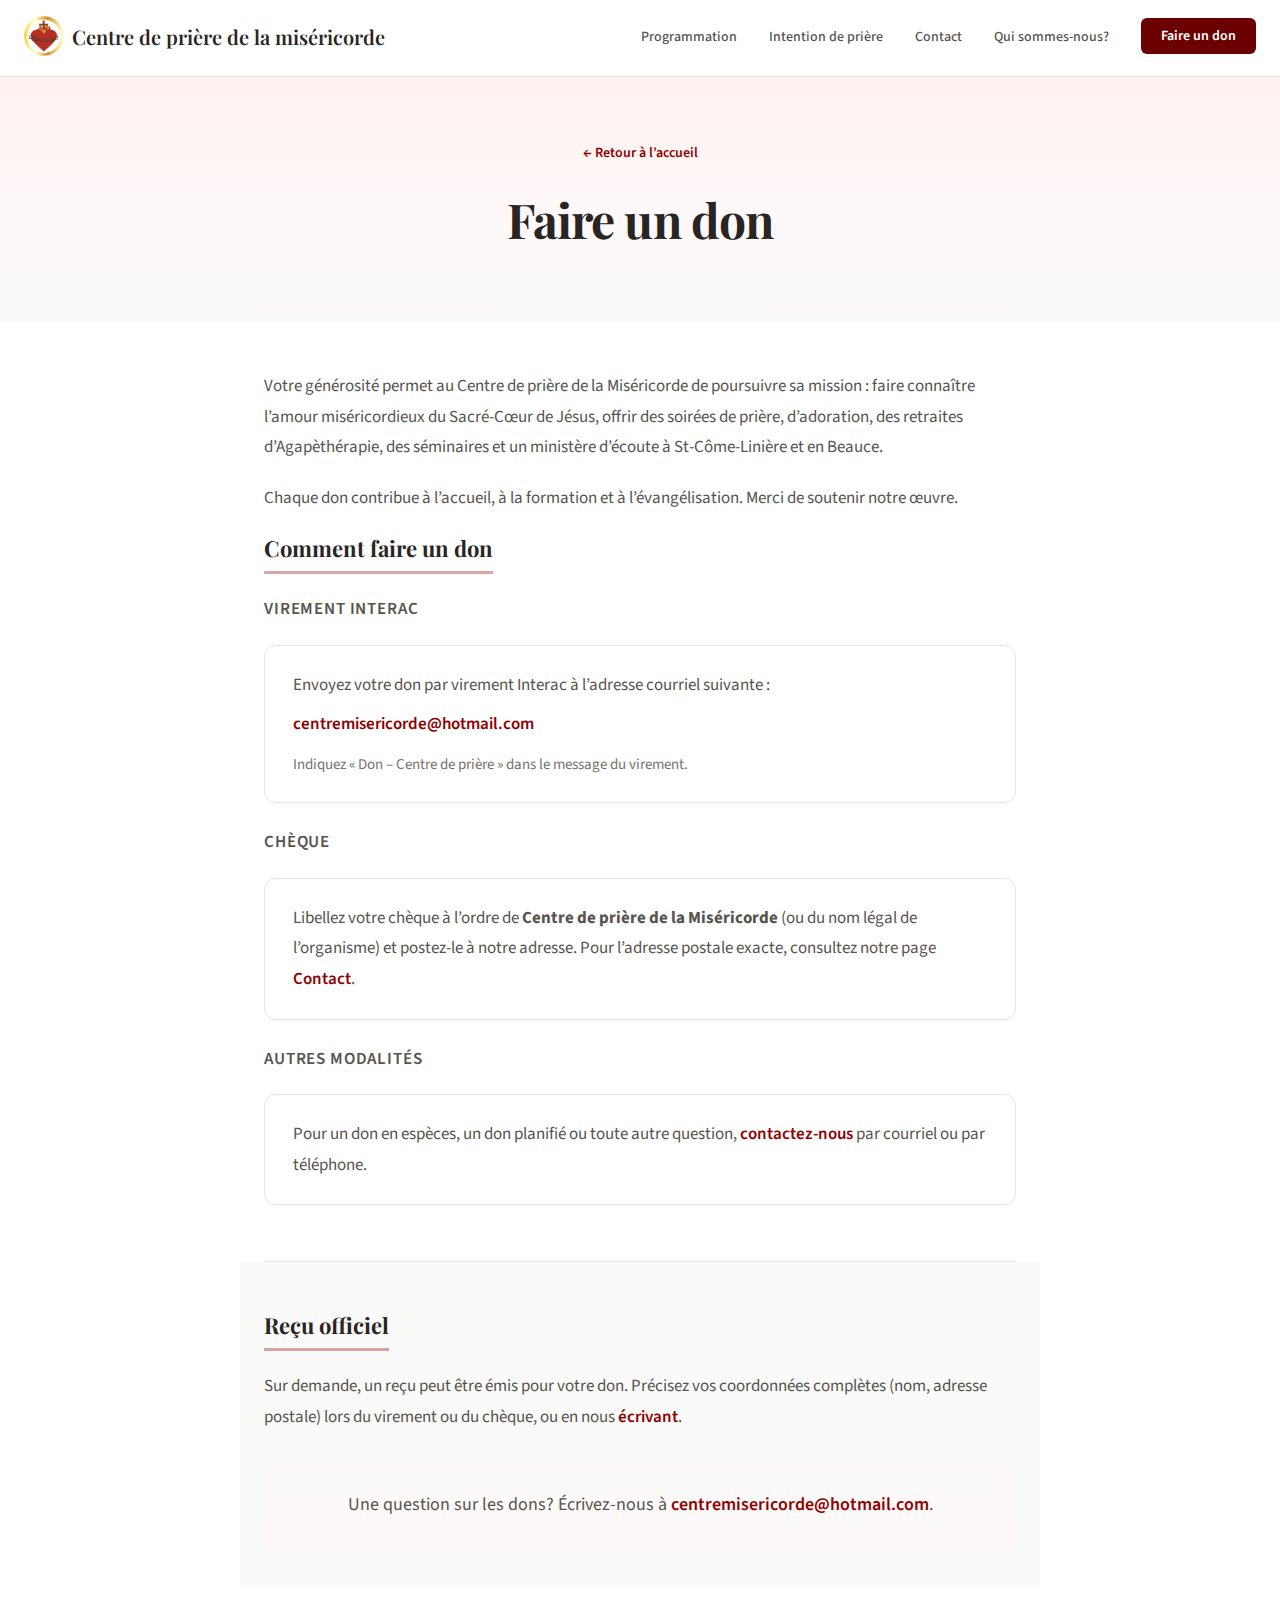
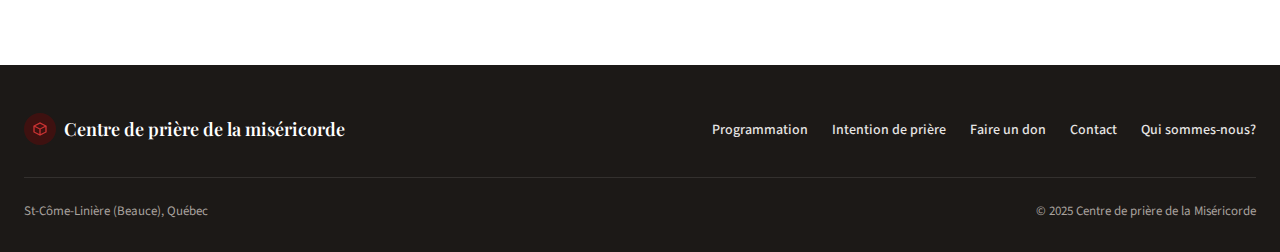
<file: public/faire-un-don.html>
<!DOCTYPE html>
<html lang="fr">
<head>
    <meta charset="utf-8">
    <meta name="viewport" content="width=device-width, initial-scale=1">
    <title>Faire un don — Centre de prière de la miséricorde</title>
    <link rel="stylesheet" href="https://fonts.googleapis.com/css2?family=Source+Sans+3:wght@400;600;700&family=Playfair+Display:wght@600;700&display=swap">
    <style>
        * { box-sizing: border-box; }
        body { margin: 0; font-family: 'Source Sans 3', sans-serif; color: #292524; background: #fff; }
        .font-heading { font-family: 'Playfair Display', serif; }

        .page-nav {
            padding: 1rem 1.5rem 1.25rem;
            max-width: 80rem;
            margin: 0 auto;
            display: flex;
            justify-content: space-between;
            align-items: center;
            border-bottom: 1px solid #e7e5e4;
            background: #fff;
        }
        .page-logo {
            font-family: 'Playfair Display', serif;
            font-size: 1.25rem;
            font-weight: 600;
            color: #292524;
            text-decoration: none;
            display: flex;
            align-items: center;
            gap: 0.5rem;
        }
        .page-logo-icon {
            display: block;
            height: 2.5rem;
            width: auto;
            object-fit: contain;
        }
        .page-nav-right {
            display: flex;
            align-items: center;
            gap: 2rem;
            margin-left: auto;
        }
        .page-links {
            display: flex;
            align-items: center;
            gap: 2rem;
            list-style: none;
            margin: 0;
            padding: 0;
        }
        .page-links a {
            color: #57534e;
            font-size: 0.875rem;
            font-weight: 500;
            text-decoration: none;
        }
        .page-links a:hover { color: #900000; }
        .page-links a.active { color: #900000; font-weight: 600; }
        .page-nav-donate {
            display: inline-flex;
            align-items: center;
            padding: 0.5rem 1.25rem;
            background: #900000;
            color: #fff;
            font-size: 0.875rem;
            font-weight: 600;
            text-decoration: none;
            border-radius: 0.375rem;
            white-space: nowrap;
        }
        .page-nav-donate:hover { background: #6b0000; color: #fff; }
        .page-nav-donate.active { background: #6b0000; color: #fff; }
        @media (max-width: 1023px) {
            .page-nav-right { display: none; }
        }

        .page-hero {
            background: linear-gradient(180deg, #fff0f0 0%, #fff8f8 50%, #fafaf9 100%);
            padding: 4rem 1.5rem 4.5rem;
            text-align: center;
        }
        .page-hero-inner {
            max-width: 50rem;
            margin: 0 auto;
        }
        .page-hero .back-link {
            margin-bottom: 1.5rem;
        }
        .page-hero h1 {
            font-family: 'Playfair Display', serif;
            font-size: clamp(2rem, 5vw, 3rem);
            font-weight: 700;
            color: #292524;
            margin: 0;
            letter-spacing: -0.02em;
        }

        .page-main {
            max-width: 50rem;
            margin: 0 auto;
            padding: 0 1.5rem 5rem;
        }
        .page-section {
            padding: 3rem 0 2rem;
            border-bottom: 1px solid #e7e5e4;
        }
        .page-section:last-of-type { border-bottom: 0; }
        .page-section.alt { background: #fafaf9; margin: 0 -1.5rem; padding-left: 1.5rem; padding-right: 1.5rem; }
        .page-section-inner { max-width: 50rem; margin: 0 auto; }
        .page-main p {
            color: #57534e;
            line-height: 1.8;
            margin: 0 0 1.25rem;
            font-size: 1.0625rem;
        }
        .page-main h2 {
            font-family: 'Playfair Display', serif;
            font-size: 1.375rem;
            font-weight: 700;
            color: #292524;
            margin: 0 0 1.25rem;
            padding-bottom: 0.5rem;
            border-bottom: 3px solid rgba(144, 0, 0, 0.35);
            display: inline-block;
        }
        .page-main h2:first-child { margin-top: 0; }
        .back-link {
            display: inline-flex;
            align-items: center;
            gap: 0.35rem;
            color: #900000;
            font-size: 0.875rem;
            font-weight: 600;
            text-decoration: none;
        }
        .back-link:hover { text-decoration: underline; }
        .page-main a.content-link {
            color: #900000;
            font-weight: 600;
            text-decoration: none;
        }
        .page-main a.content-link:hover { text-decoration: underline; }

        .don-card {
            background: #fff;
            border: 1px solid #e7e5e4;
            border-radius: 0.75rem;
            padding: 1.5rem 1.75rem;
            margin: 1rem 0 1.5rem;
            box-shadow: 0 1px 3px rgba(0,0,0,0.04);
        }
        .don-card p { margin: 0 0 0.5rem; }
        .don-card p:last-child { margin-bottom: 0; }
        .don-card a {
            color: #900000;
            font-weight: 600;
            text-decoration: none;
        }
        .don-card a:hover { text-decoration: underline; }
        .don-label {
            font-size: 0.75rem;
            font-weight: 600;
            text-transform: uppercase;
            letter-spacing: 0.05em;
            color: #78716c;
            margin-bottom: 0.25rem;
        }
        .page-cta {
            text-align: center;
            padding: 2rem 1.5rem;
            background: linear-gradient(180deg, #fafaf9 0%, #fff8f8 100%);
            border-radius: 0.75rem;
        }
        .page-cta p { margin: 0; font-size: 1.125rem; }

        .site-footer {
            background: #1c1917;
            color: #e7e5e4;
            padding: 3rem 1.5rem 2rem;
            margin-top: 0;
        }
        .footer-inner { max-width: 80rem; margin: 0 auto; }
        .footer-top {
            display: flex;
            flex-wrap: wrap;
            gap: 2rem;
            align-items: center;
            justify-content: space-between;
            padding-bottom: 2rem;
            border-bottom: 1px solid rgba(255,255,255,0.1);
        }
        .footer-brand {
            display: flex;
            align-items: center;
            gap: 0.5rem;
            font-family: 'Playfair Display', serif;
            font-size: 1.125rem;
            font-weight: 600;
            color: #fff;
            text-decoration: none;
        }
        .footer-brand:hover { color: #fff; opacity: 0.9; }
        .footer-brand-icon {
            width: 2rem;
            height: 2rem;
            border-radius: 50%;
            background: rgba(144, 0, 0, 0.3);
            display: flex;
            align-items: center;
            justify-content: center;
        }
        .footer-brand-icon svg { width: 1rem; height: 1rem; color: #cc3333; }
        .footer-links {
            display: flex;
            flex-wrap: wrap;
            gap: 1.5rem;
            list-style: none;
            margin: 0;
            padding: 0;
        }
        .footer-links a {
            color: #e7e5e4;
            font-size: 0.875rem;
            font-weight: 500;
            text-decoration: none;
        }
        .footer-links a:hover { color: #fff; }
        .footer-bottom {
            padding-top: 1.5rem;
            display: flex;
            flex-wrap: wrap;
            gap: 1rem;
            justify-content: space-between;
            align-items: center;
            font-size: 0.8125rem;
            color: #a8a29e;
        }
    </style>
</head>
<body>
    <header class="page-nav">
        <a href="../index.html" class="page-logo">
            <img src="images/logo.png" alt="" class="page-logo-icon">
            Centre de prière de la miséricorde
        </a>
        <div class="page-nav-right">
            <ul class="page-links">
                <li><a href="../index.html#programmation">Programmation</a></li>
                <li><a href="intention-de-priere.html">Intention de prière</a></li>
                <li><a href="contact.html">Contact</a></li>
                <li><a href="qui-sommes-nous.html">Qui sommes-nous?</a></li>
            </ul>
            <a href="faire-un-don.html" class="page-nav-donate active">Faire un don</a>
        </div>
    </header>

    <header class="page-hero">
        <div class="page-hero-inner">
            <a href="../index.html" class="back-link">← Retour à l’accueil</a>
            <h1 class="font-heading">Faire un don</h1>
        </div>
    </header>

    <main class="page-main">
        <section class="page-section">
            <div class="page-section-inner">
                <p>Votre générosité permet au Centre de prière de la Miséricorde de poursuivre sa mission : faire connaître l’amour miséricordieux du Sacré-Cœur de Jésus, offrir des soirées de prière, d’adoration, des retraites d’Agapèthérapie, des séminaires et un ministère d’écoute à St-Côme-Linière et en Beauce.</p>
                <p>Chaque don contribue à l’accueil, à la formation et à l’évangélisation. Merci de soutenir notre œuvre.</p>

                <h2>Comment faire un don</h2>

                <p class="don-label">Virement Interac</p>
                <div class="don-card">
                    <p>Envoyez votre don par virement Interac à l’adresse courriel suivante :</p>
                    <p><a href="mailto:centremisericorde@hotmail.com">centremisericorde@hotmail.com</a></p>
                    <p style="margin-top: 0.75rem; font-size: 0.9375rem; color: #78716c;">Indiquez « Don – Centre de prière » dans le message du virement.</p>
                </div>

                <p class="don-label">Chèque</p>
                <div class="don-card">
                    <p>Libellez votre chèque à l’ordre de <strong>Centre de prière de la Miséricorde</strong> (ou du nom légal de l’organisme) et postez-le à notre adresse. Pour l’adresse postale exacte, consultez notre page <a href="contact.html" class="content-link">Contact</a>.</p>
                </div>

                <p class="don-label">Autres modalités</p>
                <div class="don-card">
                    <p>Pour un don en espèces, un don planifié ou toute autre question, <a href="contact.html" class="content-link">contactez-nous</a> par courriel ou par téléphone.</p>
                </div>
            </div>
        </section>

        <section class="page-section alt">
            <div class="page-section-inner">
                <h2>Reçu officiel</h2>
                <p>Sur demande, un reçu peut être émis pour votre don. Précisez vos coordonnées complètes (nom, adresse postale) lors du virement ou du chèque, ou en nous <a href="contact.html" class="content-link">écrivant</a>.</p>
                <div class="page-cta" style="margin-top: 1.5rem;">
                    <p>Une question sur les dons? Écrivez-nous à <a href="mailto:centremisericorde@hotmail.com" class="content-link">centremisericorde@hotmail.com</a>.</p>
                </div>
            </div>
        </section>
    </main>

    <footer class="site-footer">
        <div class="footer-inner">
            <div class="footer-top">
                <a href="../index.html" class="footer-brand">
                    <span class="footer-brand-icon">
                        <svg fill="currentColor" viewBox="0 0 24 24"><path d="M12 2L2 7v10l10 5 10-5V7L12 2zm0 2.18l6.9 3.45L12 11.09 5.1 7.63 12 4.18zM4 8.82l7 3.5v7.36l-7-3.5V8.82zm9 10.86v-7.36l7-3.5v7.36l-7 3.5z"/></svg>
                    </span>
                    Centre de prière de la miséricorde
                </a>
                <ul class="footer-links">
                    <li><a href="../index.html#programmation">Programmation</a></li>
                    <li><a href="intention-de-priere.html">Intention de prière</a></li>
                    <li><a href="faire-un-don.html">Faire un don</a></li>
                    <li><a href="contact.html">Contact</a></li>
                    <li><a href="qui-sommes-nous.html">Qui sommes-nous?</a></li>
                </ul>
            </div>
            <div class="footer-bottom">
                <span>St-Côme-Linière (Beauce), Québec</span>
                <span>© 2025 Centre de prière de la Miséricorde</span>
            </div>
        </div>
    </footer>
</body>
</html>
</file>
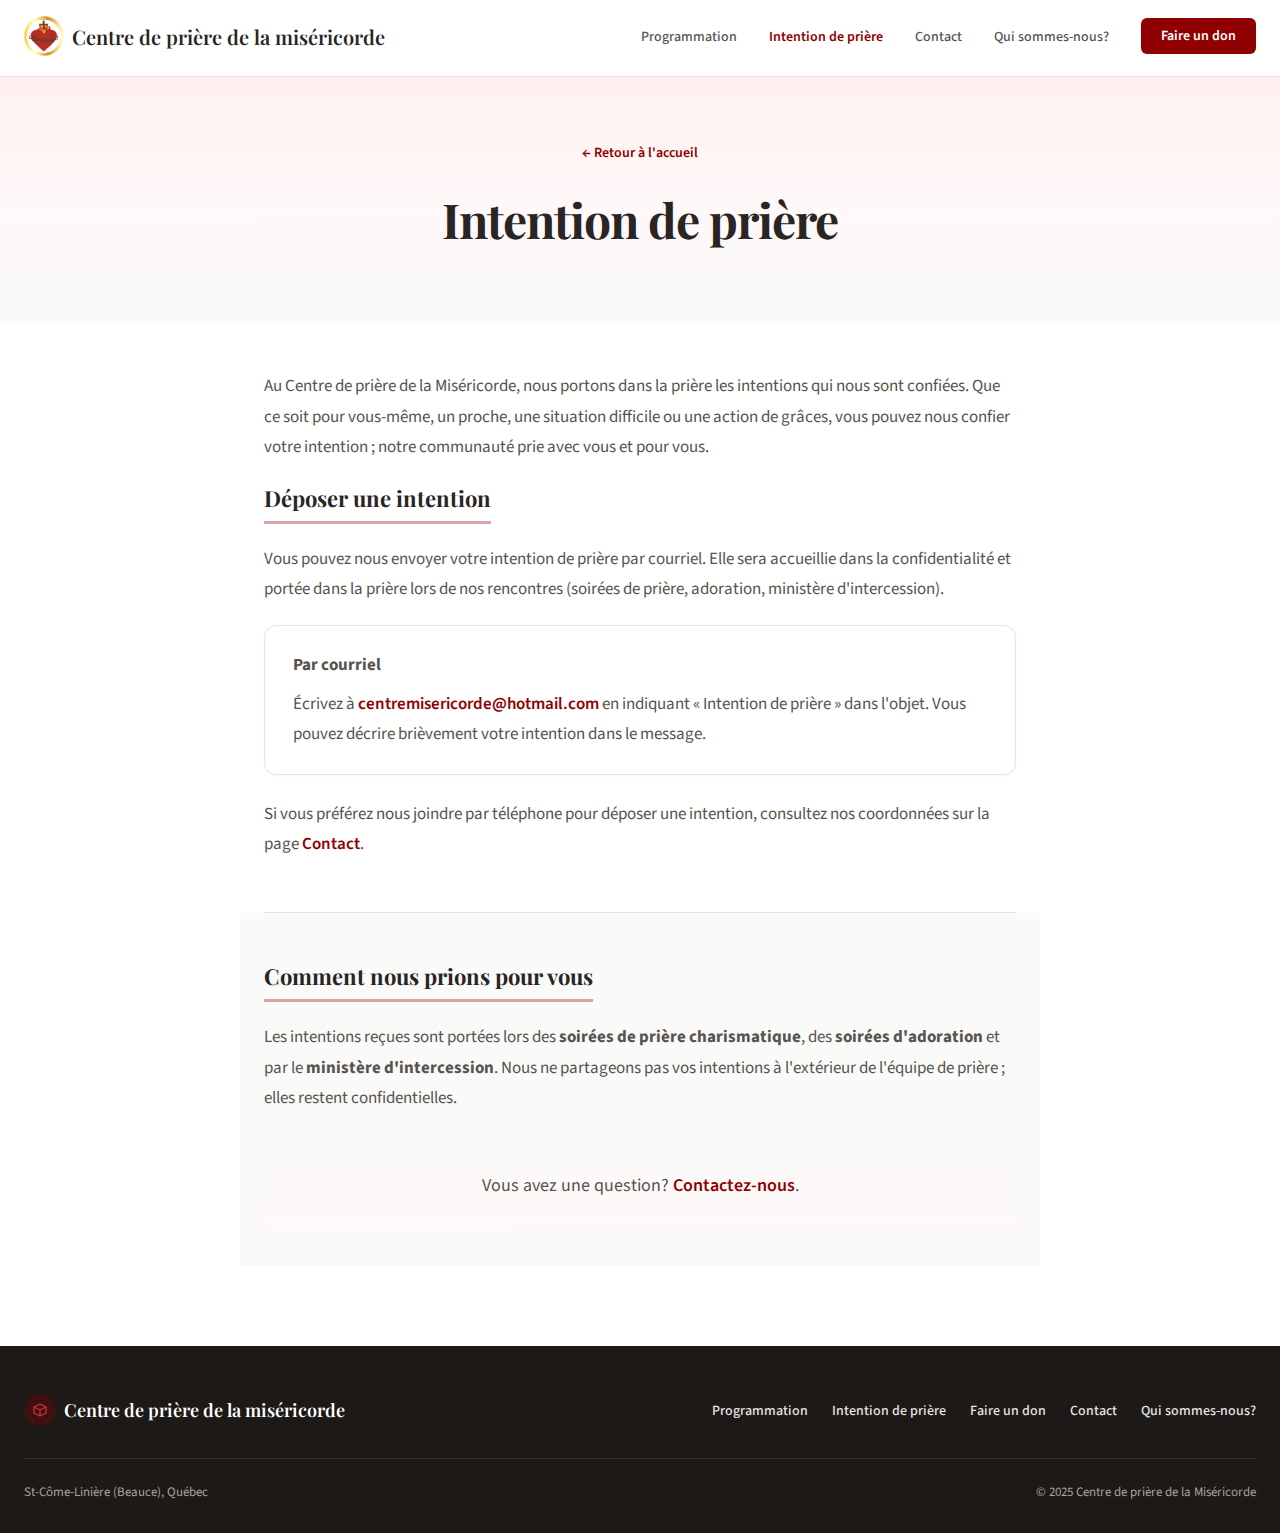
<file: public/intention-de-priere.html>
<!DOCTYPE html>
<html lang="fr">
<head>
    <meta charset="utf-8">
    <meta name="viewport" content="width=device-width, initial-scale=1">
    <title>Intention de prière — Centre de prière de la miséricorde</title>
    <link rel="stylesheet" href="https://fonts.googleapis.com/css2?family=Source+Sans+3:wght@400;600;700&family=Playfair+Display:wght@600;700&display=swap">
    <style>
        * { box-sizing: border-box; }
        body { margin: 0; font-family: 'Source Sans 3', sans-serif; color: #292524; background: #fff; }
        .font-heading { font-family: 'Playfair Display', serif; }

        .page-nav {
            padding: 1rem 1.5rem 1.25rem;
            max-width: 80rem;
            margin: 0 auto;
            display: flex;
            justify-content: space-between;
            align-items: center;
            border-bottom: 1px solid #e7e5e4;
            background: #fff;
        }
        .page-logo {
            font-family: 'Playfair Display', serif;
            font-size: 1.25rem;
            font-weight: 600;
            color: #292524;
            text-decoration: none;
            display: flex;
            align-items: center;
            gap: 0.5rem;
        }
        .page-logo-icon {
            display: block;
            height: 2.5rem;
            width: auto;
            object-fit: contain;
        }
        .page-nav-right {
            display: flex;
            align-items: center;
            gap: 2rem;
            margin-left: auto;
        }
        .page-links {
            display: flex;
            align-items: center;
            gap: 2rem;
            list-style: none;
            margin: 0;
            padding: 0;
        }
        .page-links a {
            color: #57534e;
            font-size: 0.875rem;
            font-weight: 500;
            text-decoration: none;
        }
        .page-links a:hover { color: #900000; }
        .page-links a.active { color: #900000; font-weight: 600; }
        .page-nav-donate {
            display: inline-flex;
            align-items: center;
            padding: 0.5rem 1.25rem;
            background: #900000;
            color: #fff;
            font-size: 0.875rem;
            font-weight: 600;
            text-decoration: none;
            border-radius: 0.375rem;
            white-space: nowrap;
        }
        .page-nav-donate:hover { background: #6b0000; color: #fff; }
        @media (max-width: 1023px) {
            .page-nav-right { display: none; }
        }

        .page-hero {
            background: linear-gradient(180deg, #fff0f0 0%, #fff8f8 50%, #fafaf9 100%);
            padding: 4rem 1.5rem 4.5rem;
            text-align: center;
        }
        .page-hero-inner {
            max-width: 50rem;
            margin: 0 auto;
        }
        .page-hero .back-link {
            margin-bottom: 1.5rem;
        }
        .page-hero h1 {
            font-family: 'Playfair Display', serif;
            font-size: clamp(2rem, 5vw, 3rem);
            font-weight: 700;
            color: #292524;
            margin: 0;
            letter-spacing: -0.02em;
        }

        .page-main {
            max-width: 50rem;
            margin: 0 auto;
            padding: 0 1.5rem 5rem;
        }
        .page-section {
            padding: 3rem 0 2rem;
            border-bottom: 1px solid #e7e5e4;
        }
        .page-section:last-of-type { border-bottom: 0; }
        .page-section.alt { background: #fafaf9; margin: 0 -1.5rem; padding-left: 1.5rem; padding-right: 1.5rem; }
        .page-section-inner { max-width: 50rem; margin: 0 auto; }
        .page-main p {
            color: #57534e;
            line-height: 1.8;
            margin: 0 0 1.25rem;
            font-size: 1.0625rem;
        }
        .page-main h2 {
            font-family: 'Playfair Display', serif;
            font-size: 1.375rem;
            font-weight: 700;
            color: #292524;
            margin: 0 0 1.25rem;
            padding-bottom: 0.5rem;
            border-bottom: 3px solid rgba(144, 0, 0, 0.35);
            display: inline-block;
        }
        .page-main h2:first-child { margin-top: 0; }
        .back-link {
            display: inline-flex;
            align-items: center;
            gap: 0.35rem;
            color: #900000;
            font-size: 0.875rem;
            font-weight: 600;
            text-decoration: none;
        }
        .back-link:hover { text-decoration: underline; }
        .page-main a.content-link {
            color: #900000;
            font-weight: 600;
            text-decoration: none;
        }
        .page-main a.content-link:hover { text-decoration: underline; }

        .intention-card {
            background: #fff;
            border: 1px solid #e7e5e4;
            border-radius: 0.75rem;
            padding: 1.5rem 1.75rem;
            margin: 1rem 0 1.5rem;
            box-shadow: 0 1px 3px rgba(0,0,0,0.04);
        }
        .intention-card p { margin: 0 0 0.5rem; }
        .intention-card p:last-child { margin-bottom: 0; }
        .intention-card a {
            color: #900000;
            font-weight: 600;
            text-decoration: none;
        }
        .intention-card a:hover { text-decoration: underline; }
        .page-cta {
            text-align: center;
            padding: 2rem 1.5rem;
            background: linear-gradient(180deg, #fafaf9 0%, #fff8f8 100%);
            border-radius: 0.75rem;
            margin-top: 1.5rem;
        }
        .page-cta p { margin: 0; font-size: 1.125rem; }

        .site-footer {
            background: #1c1917;
            color: #e7e5e4;
            padding: 3rem 1.5rem 2rem;
            margin-top: 0;
        }
        .footer-inner { max-width: 80rem; margin: 0 auto; }
        .footer-top {
            display: flex;
            flex-wrap: wrap;
            gap: 2rem;
            align-items: center;
            justify-content: space-between;
            padding-bottom: 2rem;
            border-bottom: 1px solid rgba(255,255,255,0.1);
        }
        .footer-brand {
            display: flex;
            align-items: center;
            gap: 0.5rem;
            font-family: 'Playfair Display', serif;
            font-size: 1.125rem;
            font-weight: 600;
            color: #fff;
            text-decoration: none;
        }
        .footer-brand:hover { color: #fff; opacity: 0.9; }
        .footer-brand-icon {
            width: 2rem;
            height: 2rem;
            border-radius: 50%;
            background: rgba(144, 0, 0, 0.3);
            display: flex;
            align-items: center;
            justify-content: center;
        }
        .footer-brand-icon svg { width: 1rem; height: 1rem; color: #cc3333; }
        .footer-links {
            display: flex;
            flex-wrap: wrap;
            gap: 1.5rem;
            list-style: none;
            margin: 0;
            padding: 0;
        }
        .footer-links a {
            color: #e7e5e4;
            font-size: 0.875rem;
            font-weight: 500;
            text-decoration: none;
        }
        .footer-links a:hover { color: #fff; }
        .footer-bottom {
            padding-top: 1.5rem;
            display: flex;
            flex-wrap: wrap;
            gap: 1rem;
            justify-content: space-between;
            align-items: center;
            font-size: 0.8125rem;
            color: #a8a29e;
        }
    </style>
</head>
<body>
    <header class="page-nav">
        <a href="../index.html" class="page-logo">
            <img src="images/logo.png" alt="" class="page-logo-icon">
            Centre de prière de la miséricorde
        </a>
        <div class="page-nav-right">
            <ul class="page-links">
                <li><a href="../index.html#programmation">Programmation</a></li>
                <li><a href="intention-de-priere.html" class="active">Intention de prière</a></li>
                <li><a href="contact.html">Contact</a></li>
                <li><a href="qui-sommes-nous.html">Qui sommes-nous?</a></li>
            </ul>
            <a href="faire-un-don.html" class="page-nav-donate">Faire un don</a>
        </div>
    </header>

    <header class="page-hero">
        <div class="page-hero-inner">
            <a href="../index.html" class="back-link">← Retour à l'accueil</a>
            <h1 class="font-heading">Intention de prière</h1>
        </div>
    </header>

    <main class="page-main">
        <section class="page-section">
            <div class="page-section-inner">
                <p>Au Centre de prière de la Miséricorde, nous portons dans la prière les intentions qui nous sont confiées. Que ce soit pour vous-même, un proche, une situation difficile ou une action de grâces, vous pouvez nous confier votre intention ; notre communauté prie avec vous et pour vous.</p>

                <h2>Déposer une intention</h2>
                <p>Vous pouvez nous envoyer votre intention de prière par courriel. Elle sera accueillie dans la confidentialité et portée dans la prière lors de nos rencontres (soirées de prière, adoration, ministère d'intercession).</p>
                <div class="intention-card">
                    <p><strong>Par courriel</strong></p>
                    <p>Écrivez à <a href="mailto:centremisericorde@hotmail.com?subject=Intention%20de%20pri%C3%A8re" class="content-link">centremisericorde@hotmail.com</a> en indiquant « Intention de prière » dans l'objet. Vous pouvez décrire brièvement votre intention dans le message.</p>
                </div>
                <p>Si vous préférez nous joindre par téléphone pour déposer une intention, consultez nos coordonnées sur la page <a href="contact.html" class="content-link">Contact</a>.</p>
            </div>
        </section>

        <section class="page-section alt">
            <div class="page-section-inner">
                <h2>Comment nous prions pour vous</h2>
                <p>Les intentions reçues sont portées lors des <strong>soirées de prière charismatique</strong>, des <strong>soirées d'adoration</strong> et par le <strong>ministère d'intercession</strong>. Nous ne partageons pas vos intentions à l'extérieur de l'équipe de prière ; elles restent confidentielles.</p>
                <div class="page-cta">
                    <p>Vous avez une question? <a href="contact.html" class="content-link">Contactez-nous</a>.</p>
                </div>
            </div>
        </section>
    </main>

    <footer class="site-footer">
        <div class="footer-inner">
            <div class="footer-top">
                <a href="../index.html" class="footer-brand">
                    <span class="footer-brand-icon">
                        <svg fill="currentColor" viewBox="0 0 24 24"><path d="M12 2L2 7v10l10 5 10-5V7L12 2zm0 2.18l6.9 3.45L12 11.09 5.1 7.63 12 4.18zM4 8.82l7 3.5v7.36l-7-3.5V8.82zm9 10.86v-7.36l7-3.5v7.36l-7 3.5z"/></svg>
                    </span>
                    Centre de prière de la miséricorde
                </a>
                <ul class="footer-links">
                    <li><a href="../index.html#programmation">Programmation</a></li>
                    <li><a href="intention-de-priere.html">Intention de prière</a></li>
                    <li><a href="faire-un-don.html">Faire un don</a></li>
                    <li><a href="contact.html">Contact</a></li>
                    <li><a href="qui-sommes-nous.html">Qui sommes-nous?</a></li>
                </ul>
            </div>
            <div class="footer-bottom">
                <span>St-Côme-Linière (Beauce), Québec</span>
                <span>© 2025 Centre de prière de la Miséricorde</span>
            </div>
        </div>
    </footer>
</body>
</html>
</file>
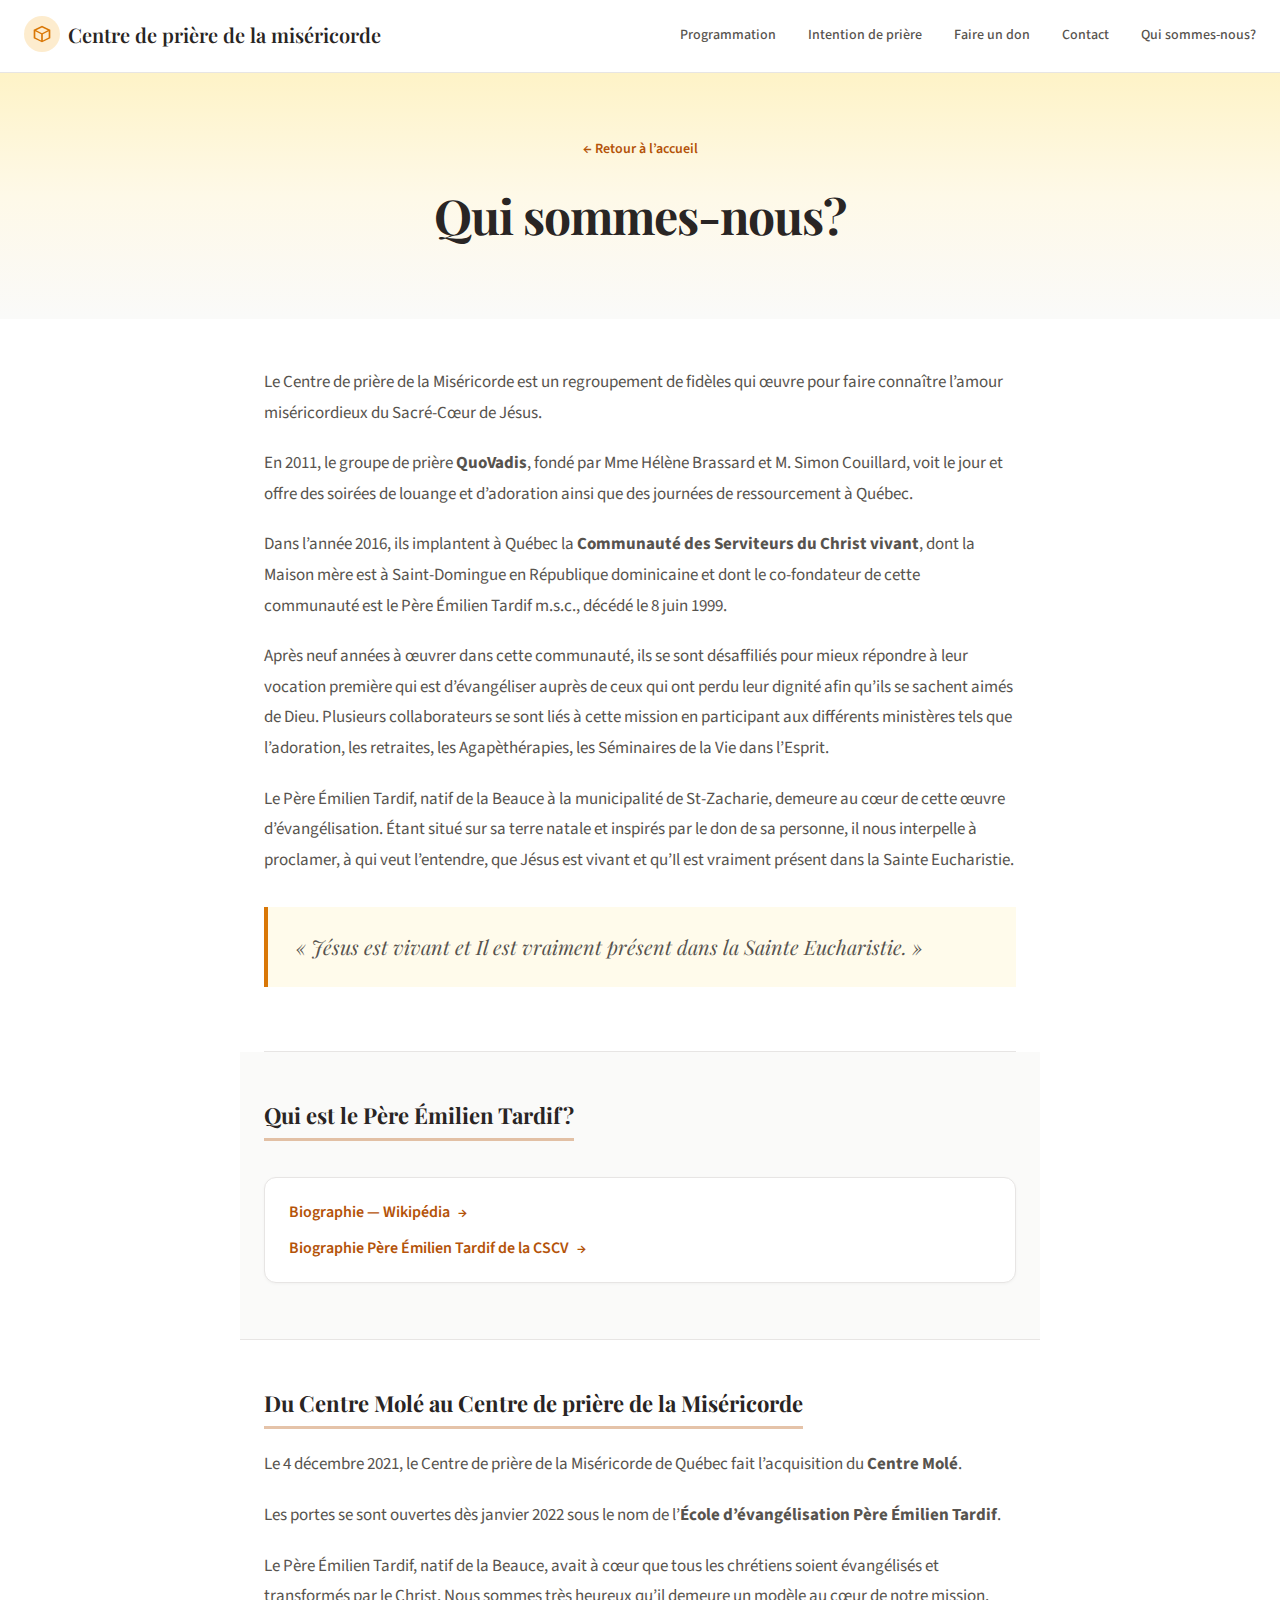
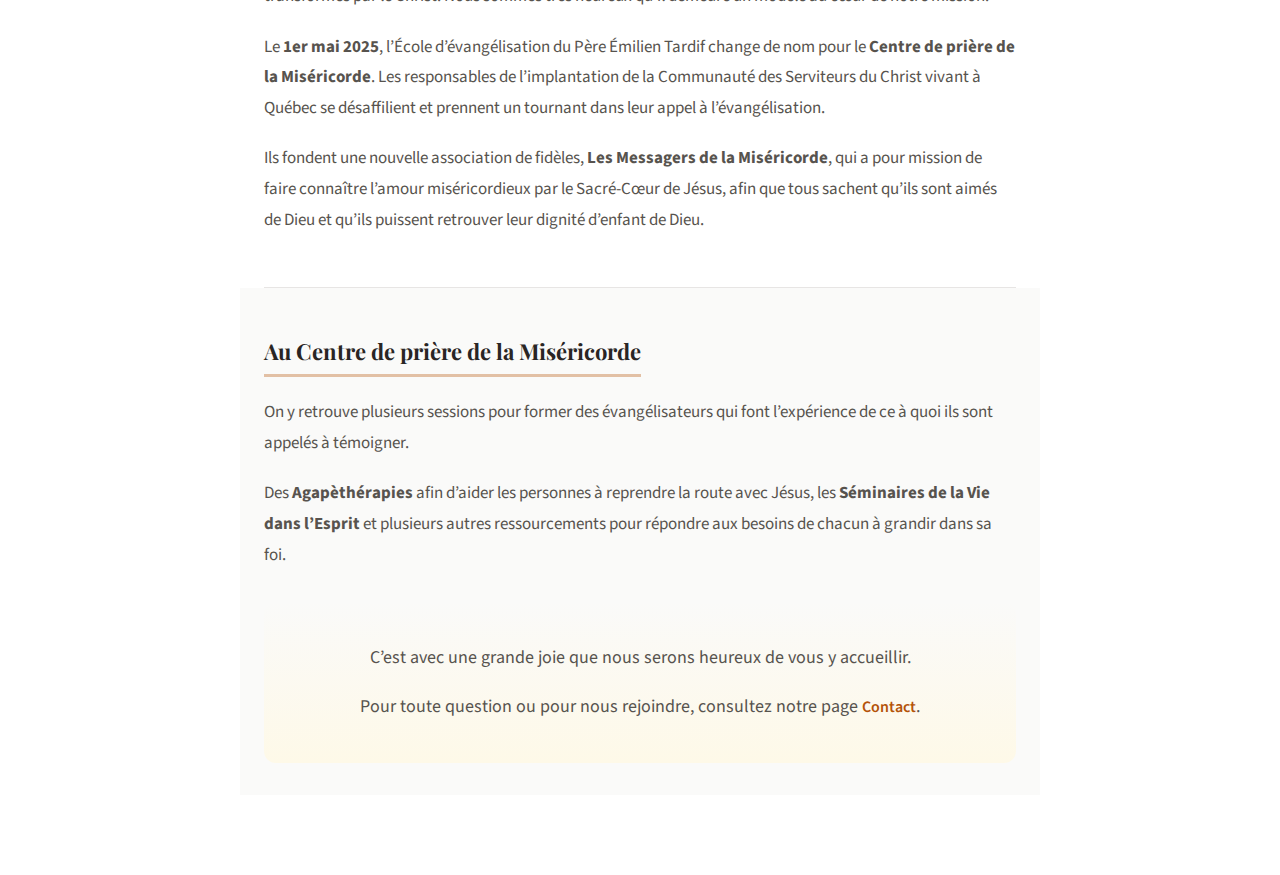
<file: public/qui-sommes-nous.html>
<!DOCTYPE html>
<html lang="fr">
<head>
    <meta charset="utf-8">
    <meta name="viewport" content="width=device-width, initial-scale=1">
    <title>Qui sommes-nous — Centre de prière de la miséricorde</title>
    <link rel="stylesheet" href="https://fonts.googleapis.com/css2?family=Source+Sans+3:wght@400;600;700&family=Playfair+Display:wght@600;700&display=swap">
    <style>
        * { box-sizing: border-box; }
        body { margin: 0; font-family: 'Source Sans 3', sans-serif; color: #292524; background: #fff; }
        .font-heading { font-family: 'Playfair Display', serif; }

        .page-nav {
            padding: 1rem 1.5rem 1.25rem;
            max-width: 80rem;
            margin: 0 auto;
            display: flex;
            justify-content: space-between;
            align-items: center;
            border-bottom: 1px solid #e7e5e4;
            background: #fff;
        }
        .page-logo {
            font-family: 'Playfair Display', serif;
            font-size: 1.25rem;
            font-weight: 600;
            color: #292524;
            text-decoration: none;
            display: flex;
            align-items: center;
            gap: 0.5rem;
        }
        .page-logo-icon {
            width: 2.25rem;
            height: 2.25rem;
            border-radius: 50%;
            background: rgba(245, 158, 11, 0.2);
            display: flex;
            align-items: center;
            justify-content: center;
        }
        .page-logo-icon svg { width: 1.25rem; height: 1.25rem; color: #d97706; }
        .page-links {
            display: flex;
            align-items: center;
            gap: 2rem;
            list-style: none;
            margin: 0;
            padding: 0;
        }
        .page-links a {
            color: #57534e;
            font-size: 0.875rem;
            font-weight: 500;
            text-decoration: none;
        }
        .page-links a:hover { color: #b45309; }
        @media (max-width: 1023px) {
            .page-links { display: none; }
        }

        .page-hero {
            background: linear-gradient(180deg, #fef3c7 0%, #fef9e8 50%, #fafaf9 100%);
            padding: 4rem 1.5rem 4.5rem;
            text-align: center;
        }
        .page-hero-inner {
            max-width: 50rem;
            margin: 0 auto;
        }
        .page-hero .back-link {
            margin-bottom: 1.5rem;
        }
        .page-hero h1 {
            font-family: 'Playfair Display', serif;
            font-size: clamp(2rem, 5vw, 3rem);
            font-weight: 700;
            color: #292524;
            margin: 0;
            letter-spacing: -0.02em;
        }

        .page-main {
            max-width: 50rem;
            margin: 0 auto;
            padding: 0 1.5rem 5rem;
        }
        .page-section {
            padding: 3rem 0 2rem;
            border-bottom: 1px solid #e7e5e4;
        }
        .page-section:last-of-type { border-bottom: 0; }
        .page-section.alt { background: #fafaf9; margin: 0 -1.5rem; padding-left: 1.5rem; padding-right: 1.5rem; }
        .page-section-inner { max-width: 50rem; margin: 0 auto; }
        .page-main p {
            color: #57534e;
            line-height: 1.8;
            margin: 0 0 1.25rem;
            font-size: 1.0625rem;
        }
        .page-main h2 {
            font-family: 'Playfair Display', serif;
            font-size: 1.375rem;
            font-weight: 700;
            color: #292524;
            margin: 0 0 1.25rem;
            padding-bottom: 0.5rem;
            border-bottom: 3px solid rgba(180, 83, 9, 0.35);
            display: inline-block;
        }
        .page-main h2:first-child { margin-top: 0; }
        .page-main ul {
            color: #57534e;
            line-height: 1.75;
            margin: 0 0 1.25rem;
            padding-left: 1.5rem;
        }
        .back-link {
            display: inline-flex;
            align-items: center;
            gap: 0.35rem;
            color: #b45309;
            font-size: 0.875rem;
            font-weight: 600;
            text-decoration: none;
        }
        .back-link:hover { text-decoration: underline; }
        .page-main a.content-link {
            color: #b45309;
            font-weight: 600;
            text-decoration: none;
        }
        .page-main a.content-link:hover { text-decoration: underline; }
        .link-card {
            background: #fff;
            border: 1px solid #e7e5e4;
            border-radius: 0.75rem;
            padding: 1.25rem 1.5rem;
            margin: 1rem 0 1.5rem;
            box-shadow: 0 1px 3px rgba(0,0,0,0.04);
        }
        .page-main .link-list {
            list-style: none;
            padding: 0;
            margin: 0;
        }
        .page-main .link-list li {
            margin-bottom: 0.5rem;
        }
        .page-main .link-list li:last-child { margin-bottom: 0; }
        .page-main .link-list a {
            display: inline-flex;
            align-items: center;
            gap: 0.5rem;
            color: #b45309;
            font-weight: 600;
            text-decoration: none;
        }
        .page-main .link-list a:hover { text-decoration: underline; }
        .page-main .link-list a::after {
            content: "→";
            font-size: 0.9em;
        }
        .pullquote {
            font-family: 'Playfair Display', serif;
            font-size: 1.25rem;
            font-style: italic;
            color: #57534e;
            line-height: 1.6;
            margin: 2rem 0;
            padding: 1.5rem 1.5rem 1.5rem 1.75rem;
            border-left: 4px solid #d97706;
            background: #fffbeb;
        }
        .page-cta {
            text-align: center;
            padding: 2.5rem 1.5rem;
            background: linear-gradient(180deg, #fafaf9 0%, #fef9e8 100%);
            border-radius: 0.75rem;
            margin-top: 2rem;
        }
        .page-cta p {
            margin: 0 0 1rem;
            font-size: 1.125rem;
        }
        .page-cta p:last-child { margin-bottom: 0; }
        .page-cta .content-link { font-size: 1rem; }
    </style>
</head>
<body>
    <header class="page-nav">
        <a href="index.html" class="page-logo">
            <span class="page-logo-icon">
                <svg fill="currentColor" viewBox="0 0 24 24"><path d="M12 2L2 7v10l10 5 10-5V7L12 2zm0 2.18l6.9 3.45L12 11.09 5.1 7.63 12 4.18zM4 8.82l7 3.5v7.36l-7-3.5V8.82zm9 10.86v-7.36l7-3.5v7.36l-7 3.5z"/></svg>
            </span>
            Centre de prière de la miséricorde
        </a>
        <ul class="page-links">
            <li><a href="index.html#programmation">Programmation</a></li>
            <li><a href="index.html#intention">Intention de prière</a></li>
            <li><a href="index.html#don">Faire un don</a></li>
            <li><a href="index.html#contact">Contact</a></li>
            <li><a href="qui-sommes-nous.html">Qui sommes-nous?</a></li>
        </ul>
    </header>

    <header class="page-hero">
        <div class="page-hero-inner">
            <a href="index.html" class="back-link">← Retour à l’accueil</a>
            <h1 class="font-heading">Qui sommes-nous?</h1>
        </div>
    </header>

    <main class="page-main">
        <section class="page-section">
            <div class="page-section-inner">
                <p>Le Centre de prière de la Miséricorde est un regroupement de fidèles qui œuvre pour faire connaître l’amour miséricordieux du Sacré-Cœur de Jésus.</p>
                <p>En 2011, le groupe de prière <strong>QuoVadis</strong>, fondé par Mme Hélène Brassard et M. Simon Couillard, voit le jour et offre des soirées de louange et d’adoration ainsi que des journées de ressourcement à Québec.</p>
                <p>Dans l’année 2016, ils implantent à Québec la <strong>Communauté des Serviteurs du Christ vivant</strong>, dont la Maison mère est à Saint-Domingue en République dominicaine et dont le co-fondateur de cette communauté est le Père Émilien Tardif m.s.c., décédé le 8 juin 1999.</p>
                <p>Après neuf années à œuvrer dans cette communauté, ils se sont désaffiliés pour mieux répondre à leur vocation première qui est d’évangéliser auprès de ceux qui ont perdu leur dignité afin qu’ils se sachent aimés de Dieu. Plusieurs collaborateurs se sont liés à cette mission en participant aux différents ministères tels que l’adoration, les retraites, les Agapèthérapies, les Séminaires de la Vie dans l’Esprit.</p>
                <p>Le Père Émilien Tardif, natif de la Beauce à la municipalité de St-Zacharie, demeure au cœur de cette œuvre d’évangélisation. Étant situé sur sa terre natale et inspirés par le don de sa personne, il nous interpelle à proclamer, à qui veut l’entendre, que Jésus est vivant et qu’Il est vraiment présent dans la Sainte Eucharistie.</p>
                <blockquote class="pullquote">« Jésus est vivant et Il est vraiment présent dans la Sainte Eucharistie. »</blockquote>
            </div>
        </section>

        <section class="page-section alt">
            <div class="page-section-inner">
                <h2>Qui est le Père Émilien Tardif?</h2>
                <div class="link-card">
                    <ul class="link-list">
                        <li><a href="https://fr.wikipedia.org/wiki/%C3%89milien_Tardif" target="_blank" rel="noopener noreferrer">Biographie — Wikipédia</a></li>
                        <li><a href="https://www.cscv.ca/fr/pere-emilien-tardif" target="_blank" rel="noopener noreferrer">Biographie Père Émilien Tardif de la CSCV</a></li>
                    </ul>
                </div>
            </div>
        </section>

        <section class="page-section">
            <div class="page-section-inner">
                <h2>Du Centre Molé au Centre de prière de la Miséricorde</h2>
                <p>Le 4 décembre 2021, le Centre de prière de la Miséricorde de Québec fait l’acquisition du <strong>Centre Molé</strong>.</p>
                <p>Les portes se sont ouvertes dès janvier 2022 sous le nom de l’<strong>École d’évangélisation Père Émilien Tardif</strong>.</p>
                <p>Le Père Émilien Tardif, natif de la Beauce, avait à cœur que tous les chrétiens soient évangélisés et transformés par le Christ. Nous sommes très heureux qu’il demeure un modèle au cœur de notre mission.</p>
                <p>Le <strong>1er mai 2025</strong>, l’École d’évangélisation du Père Émilien Tardif change de nom pour le <strong>Centre de prière de la Miséricorde</strong>. Les responsables de l’implantation de la Communauté des Serviteurs du Christ vivant à Québec se désaffilient et prennent un tournant dans leur appel à l’évangélisation.</p>
                <p>Ils fondent une nouvelle association de fidèles, <strong>Les Messagers de la Miséricorde</strong>, qui a pour mission de faire connaître l’amour miséricordieux par le Sacré-Cœur de Jésus, afin que tous sachent qu’ils sont aimés de Dieu et qu’ils puissent retrouver leur dignité d’enfant de Dieu.</p>
            </div>
        </section>

        <section class="page-section alt">
            <div class="page-section-inner">
                <h2>Au Centre de prière de la Miséricorde</h2>
                <p>On y retrouve plusieurs sessions pour former des évangélisateurs qui font l’expérience de ce à quoi ils sont appelés à témoigner.</p>
                <p>Des <strong>Agapèthérapies</strong> afin d’aider les personnes à reprendre la route avec Jésus, les <strong>Séminaires de la Vie dans l’Esprit</strong> et plusieurs autres ressourcements pour répondre aux besoins de chacun à grandir dans sa foi.</p>
                <div class="page-cta">
                    <p>C’est avec une grande joie que nous serons heureux de vous y accueillir.</p>
                    <p>Pour toute question ou pour nous rejoindre, consultez notre page <a href="index.html#contact" class="content-link">Contact</a>.</p>
                </div>
            </div>
        </section>
    </main>
</body>
</html>
</file>
